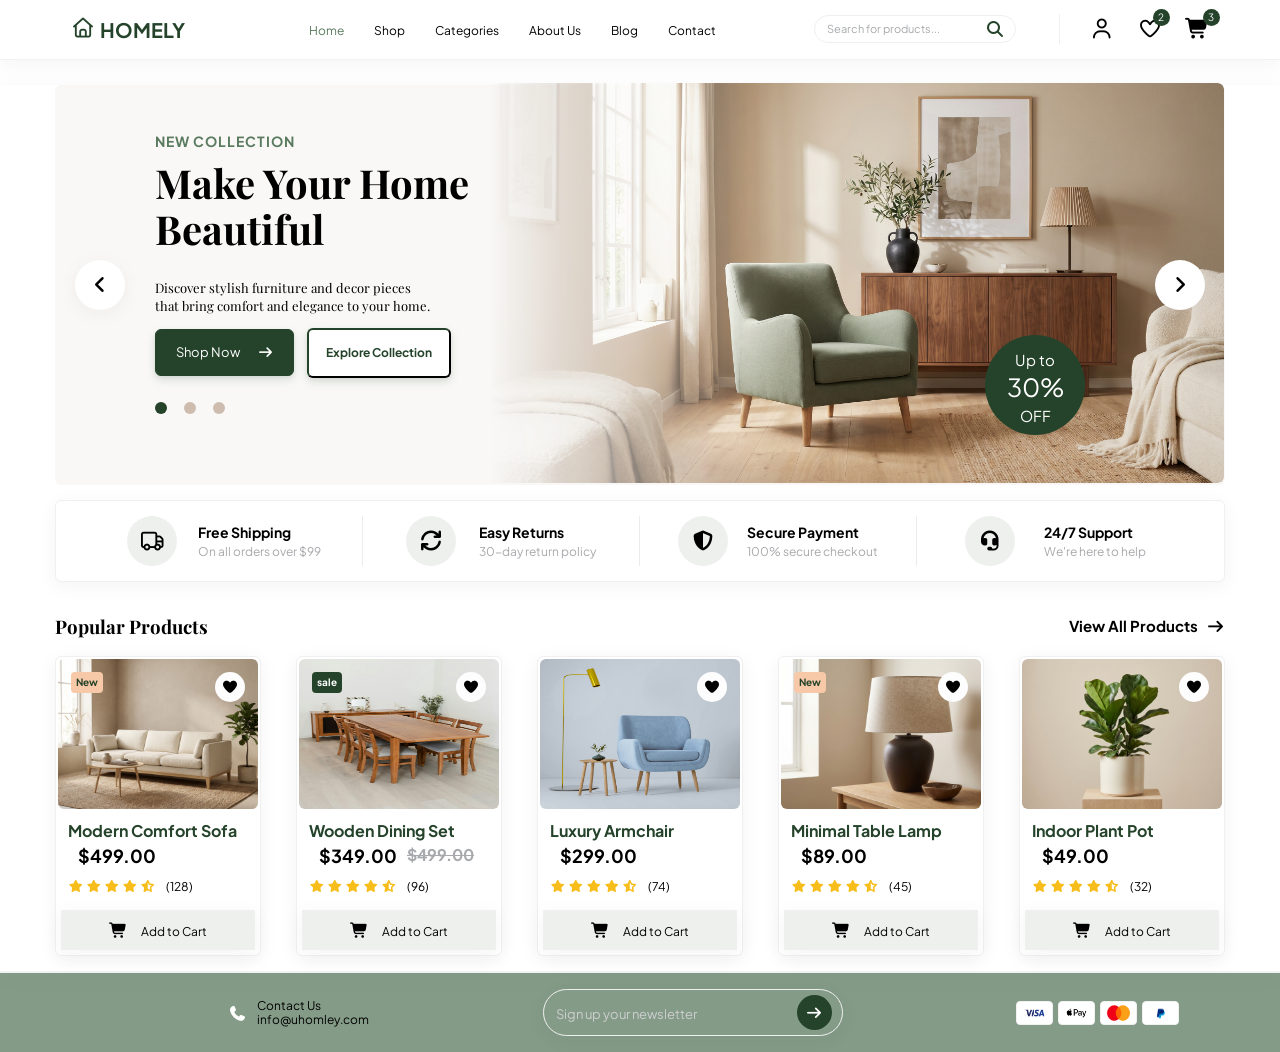
<file: index.html>
<!DOCTYPE html>
<html lang="en">

<head>
    <meta charset="UTF-8">
    <meta name="viewport" content="width=device-width, initial-scale=1.0">
    <title>Homely</title>
    <!-- Main CSS File -->
    <link rel="stylesheet" href="CSS/main.css">
    <!-- Main JS File -->
    <script src="Js/script.js" defer></script>
    <!-- FontAwesome Library -->
    <link rel="stylesheet" href="CSS/all.min.css">
    <!-- Google Fonts -->
    <link rel="preconnect" href="https://fonts.googleapis.com">
    <link rel="preconnect" href="https://fonts.gstatic.com" crossorigin>
    <link href="https://fonts.googleapis.com/css2?family=Playfair+Display:ital,wght@0,400..900;1,400..900&display=swap"
        rel="stylesheet">
    <link rel="preconnect" href="https://fonts.googleapis.com">
    <link rel="preconnect" href="https://fonts.gstatic.com" crossorigin>
    <link href="https://fonts.googleapis.com/css2?family=Plus+Jakarta+Sans:ital,wght@0,200..800;1,200..800&display=swap"
        rel="stylesheet">
    <!-- Render All Elements Normally -->
    <link rel="stylesheet" href="CSS/normalize.css">
</head>

<body>
    <!-- Main Header -->
    <div class="header">
        <div class="container">
            <div class="logo">
                <i class="fa-regular fa-house"></i>
                <span>Homely</span>
            </div>
            <nav>
                <ul>
                    <li class="active"><a href="index.html">Home</a></li>
                    <li><a href="shop.html">Shop</a></li>
                    <li><a href="categories.html">Categories</a></li>
                    <li><a href="about-us.html">About Us</a></li>
                    <li><a href="blog.html">Blog</a></li>
                    <li><a href="contact.html">Contact</a></li>
                </ul>
            </nav>
            <form action="">
                <input type="text" placeholder="Search for products...">
                <i class="fa-solid fa-magnifying-glass"></i>
            </form>
            <div class="icons">
                <i class="fa-regular fa-user"></i>
                <i class="fa-regular fa-heart"></i>
                <i class="fa-solid fa-cart-shopping"></i>
                <i class="fa-solid fa-bars toggle-menu"></i>
            </div>
        </div>
    </div>
    <div class="hero-section">
        <!-- Hero/Landing Section -->
        <div class="container">
            <div class="landing">
                <div class="text">
                    <span>New Collection</span>
                    <h1>Make Your Home<br> Beautiful</h1>
                    <p>Discover stylish furniture and decor pieces<br> that bring comfort and elegance to your home.</p>
                    <button class="shop">
                        <a href="shop.html">
                            Shop Now <i class="fa-solid fa-arrow-right"></i>
                        </a>
                    </button>
                    <button class="explore"><a href="categories.html">
                            Explore Collection
                        </a></button>
                    <div class="bullets">
                        <span></span>
                        <span></span>
                        <span></span>
                    </div>
                    <div class="angle-left"><i class="fa-solid fa-angle-left"></i></div>
                    <div class="angle-right"><i class="fa-solid fa-angle-right"></i></div>
                </div>
                <div class="image">
                    <img src="images/home-landing.jpg" alt="">
                </div>
                <div class="best-sale">
                    <span>Up to</span>
                    <span>30%</span>
                    <span>OFF</span>
                </div>
            </div>
            <!-- Feature Bar Widget -->
            <div class="feature-bar">
                <div class="box">
                    <div class="icon"><i class="fa-regular fa-truck"></i></div>
                    <div class="text">
                        <span>Free Shipping</span>
                        <span>On all orders over $99</span>
                    </div>
                </div>
                <div class="box">
                    <div class="icon"><i class="fa-solid fa-arrows-rotate"></i></div>
                    <div class="text">
                        <span>Easy Returns</span>
                        <span>30-day return policy</span>
                    </div>
                </div>
                <div class="box">
                    <div class="icon"><i class="fa-solid fa-shield-halved"></i></div>
                    <div class="text">
                        <span>Secure Payment</span>
                        <span>100% secure checkout</span>
                    </div>
                </div>
                <div class="box">
                    <div class="icon"><i class="fa-solid fa-headset"></i></div>
                    <div class="text">
                        <span>24/7 Support</span>
                        <span>We're here to help</span>
                    </div>
                </div>
            </div>
            <!-- Popular Products widget -->
            <div class="popular-products">
                <div class="headings">
                    <h3>Popular Products</h3>
                    <h4>View All Products <i class="fa-solid fa-arrow-right"></i></h4>
                </div>
                <div class="box">
                    <div class="card">
                        <img src="images/home-product-1.jpg" alt="">
                        <div class="tag pink">New</div>
                        <div class="icon"><i class="fa-solid fa-heart"></i></div>
                        <div class="info">
                            <span class="product-name">Modern Comfort Sofa</span>
                            <span class="price">$499.00</span>
                        </div>
                        <div class="rating">
                            <i class="fa-solid fa-star"></i>
                            <i class="fa-solid fa-star"></i>
                            <i class="fa-solid fa-star"></i>
                            <i class="fa-solid fa-star"></i>
                            <i class="fa-solid fa-star-half-stroke"></i>
                            <span>(128)</span>
                        </div>
                        <button class="add-to">
                            <i class="fa-solid fa-cart-shopping"></i>
                            <span>Add to Cart</span>
                        </button>
                    </div>
                    <div class="card">
                        <img src="images/home-product-2.jpg" alt="">
                        <div class="tag green">sale</div>
                        <div class="icon"><i class="fa-solid fa-heart"></i></div>
                        <div class="info">
                            <span class="product-name">Wooden Dining Set</span>
                            <div class="price">
                                <span class="price">$349.00</span>
                                <span class="deleted"><del>$499.00</del></span>
                            </div>
                        </div>
                        <div class="rating">
                            <i class="fa-solid fa-star"></i>
                            <i class="fa-solid fa-star"></i>
                            <i class="fa-solid fa-star"></i>
                            <i class="fa-solid fa-star"></i>
                            <i class="fa-solid fa-star-half-stroke"></i>
                            <span>(96)</span>
                        </div>
                        <button class="add-to">
                            <i class="fa-solid fa-cart-shopping"></i>
                            <span>Add to Cart</span>
                        </button>
                    </div>
                    <div class="card">
                        <img src="images/home-product-3.jpg" alt="">
                        <div class="icon"><i class="fa-solid fa-heart"></i></div>
                        <div class="info">
                            <span class="product-name">Luxury Armchair</span>
                            <div class="price">
                                <span class="price">$299.00</span>
                            </div>
                        </div>
                        <div class="rating">
                            <i class="fa-solid fa-star"></i>
                            <i class="fa-solid fa-star"></i>
                            <i class="fa-solid fa-star"></i>
                            <i class="fa-solid fa-star"></i>
                            <i class="fa-solid fa-star-half-stroke"></i>
                            <span>(74)</span>
                        </div>
                        <button class="add-to">
                            <i class="fa-solid fa-cart-shopping"></i>
                            <span>Add to Cart</span>
                        </button>
                    </div>
                    <div class="card">
                        <img src="images/home-product-4.jpg" alt="">
                        <div class="tag pink">New</div>
                        <div class="icon"><i class="fa-solid fa-heart"></i></div>
                        <div class="info">
                            <span class="product-name">Minimal Table Lamp</span>
                            <span class="price">$89.00</span>
                        </div>
                        <div class="rating">
                            <i class="fa-solid fa-star"></i>
                            <i class="fa-solid fa-star"></i>
                            <i class="fa-solid fa-star"></i>
                            <i class="fa-solid fa-star"></i>
                            <i class="fa-solid fa-star-half-stroke"></i>
                            <span>(45)</span>
                        </div>
                        <button class="add-to">
                            <i class="fa-solid fa-cart-shopping"></i>
                            <span>Add to Cart</span>
                        </button>
                    </div>
                    <div class="card">
                        <img src="images/home-product-5.jpg" alt="">
                        <div class="icon"><i class="fa-solid fa-heart"></i></div>
                        <div class="info">
                            <span class="product-name">Indoor Plant Pot</span>
                            <div class="price">
                                <span class="price">$49.00</span>
                            </div>
                        </div>
                        <div class="rating">
                            <i class="fa-solid fa-star"></i>
                            <i class="fa-solid fa-star"></i>
                            <i class="fa-solid fa-star"></i>
                            <i class="fa-solid fa-star"></i>
                            <i class="fa-solid fa-star-half-stroke"></i>
                            <span>(32)</span>
                        </div>
                        <button class="add-to">
                            <i class="fa-solid fa-cart-shopping"></i>
                            <span>Add to Cart</span>
                        </button>
                    </div>
                </div>
            </div>
        </div>
    </div>
    <!-- Main Footer -->
    <div class="footer">
        <div class="container">
            <div class="contact">
                <div class="icon">
                    <i class="fa-solid fa-phone"></i>
                </div>
                <div class="info">
                    <span>Contact Us</span>
                    <span>info@uhomley.com</span>
                </div>
            </div>
            <div class="input">
                <form>
                    <input type="text" placeholder="Sign up your newsletter">
                    <div class="icon"><i class="fa-solid fa-arrow-right"></i></div>
                </form>
            </div>
            <div class="payment">
                <div class="icon"><img src="images/visa.png" alt=""></div>
                <div class="icon"><img src="images/apple-pay.png" alt=""></div>
                <div class="icon"><img src="images/master-card-logo.png" alt=""></div>
                <div class="icon"><img src="images/paypal.png" alt=""></div>
            </div>
        </div>
    </div>
</body>

</html>
</file>
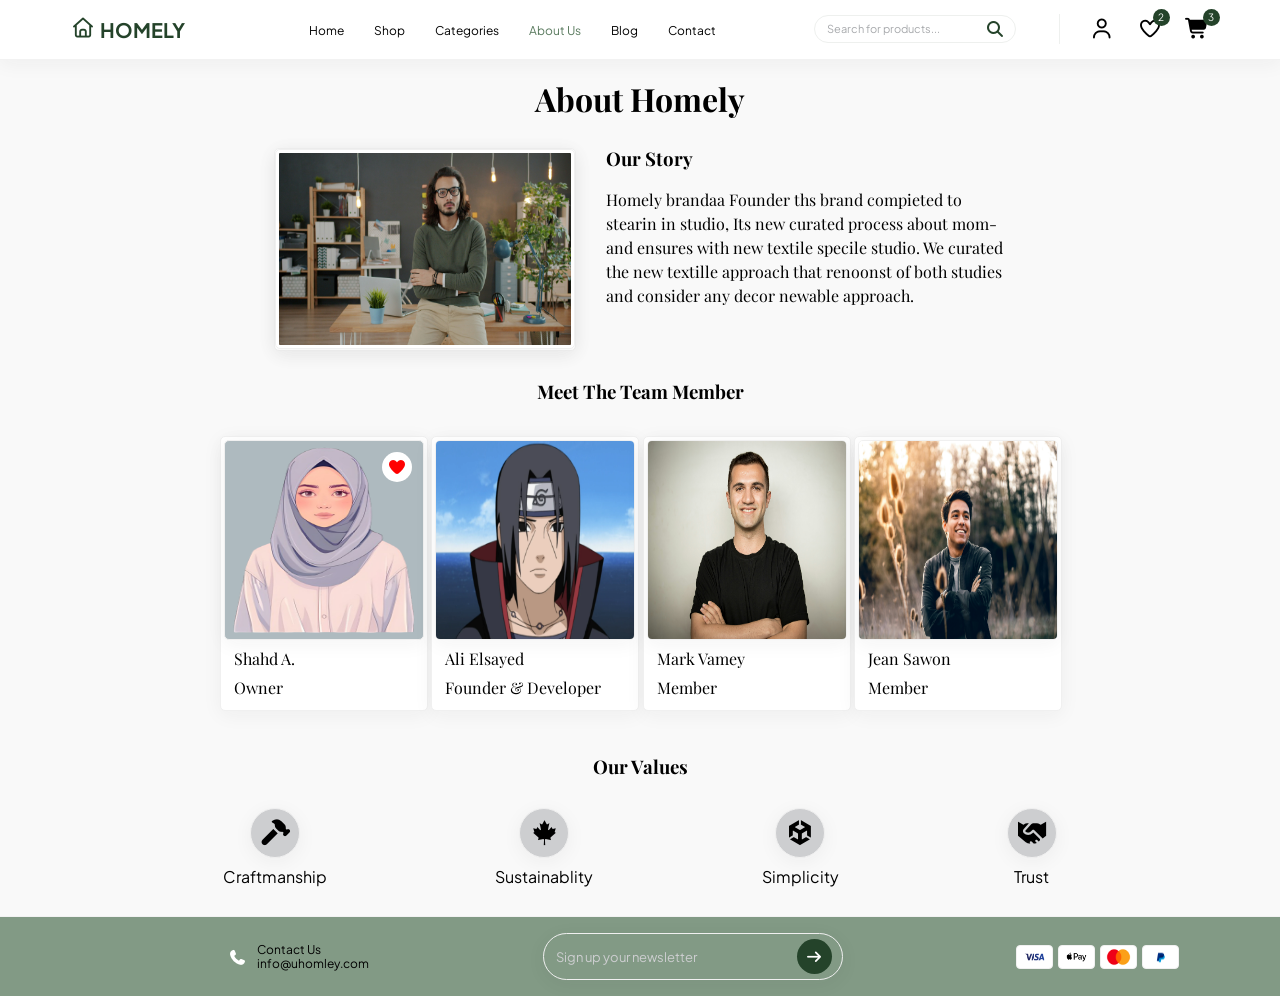
<file: about-us.html>
<!DOCTYPE html>
<html lang="en">

<head>
    <meta charset="UTF-8">
    <meta name="viewport" content="width=device-width, initial-scale=1.0">
    <title>Homely</title>
    <!-- Main CSS File -->
    <link rel="stylesheet" href="CSS/main.css">
    <!-- Main JS File -->
    <script src="Js/script.js" defer></script>
    <!-- FontAwesome Library -->
    <link rel="stylesheet" href="CSS/all.min.css">
    <!-- Google Fonts -->
    <link rel="preconnect" href="https://fonts.googleapis.com">
    <link rel="preconnect" href="https://fonts.gstatic.com" crossorigin>
    <link href="https://fonts.googleapis.com/css2?family=Playfair+Display:ital,wght@0,400..900;1,400..900&display=swap"
        rel="stylesheet">
    <link rel="preconnect" href="https://fonts.googleapis.com">
    <link rel="preconnect" href="https://fonts.gstatic.com" crossorigin>
    <link href="https://fonts.googleapis.com/css2?family=Plus+Jakarta+Sans:ital,wght@0,200..800;1,200..800&display=swap"
        rel="stylesheet">
    <!-- Render All Elements Normally -->
    <link rel="stylesheet" href="CSS/normalize.css">
</head>

<body class="category">
    <!-- Main Header -->
    <div class="header">
        <div class="container">
            <div class="logo">
                <i class="fa-regular fa-house"></i>
                <span>Homely</span>
            </div>
            <nav>
                <ul>
                    <li><a href="index.html">Home</a></li>
                    <li><a href="shop.html">Shop</a></li>
                    <li><a href="categories.html">Categories</a></li>
                    <li class="active"><a href="about-us.html">About Us</a></li>
                    <li><a href="blog.html">Blog</a></li>
                    <li><a href="contact.html">Contact</a></li>
                </ul>
            </nav>
            <form action="">
                <input type="text" placeholder="Search for products...">
                <i class="fa-solid fa-magnifying-glass"></i>
            </form>
            <div class="icons">
                <i class="fa-regular fa-user"></i>
                <i class="fa-regular fa-heart"></i>
                <i class="fa-solid fa-cart-shopping"></i>
                <i class="fa-solid fa-bars toggle-menu"></i>
            </div>
        </div>
    </div>
    <!-- About Body -->
    <div class="about">
        <div class="container">
            <div class="heading">
                <h1>About Homely</h1>
            </div>
            <div class="info">
                <div class="image">
                    <img src="images/about-1.jpg" alt="">
                </div>
                <div class="text">
                    <h3>Our Story</h3>
                    <p>Homely brandaa Founder ths brand compieted to stearin in studio, Its new curated process about
                        mom-and ensures with new
                        textile specile studio.
                        We curated the new textille approach that renoonst of both studies and consider any decor
                        newable
                        approach.</p>
                </div>
            </div>
            <div class="team-member">
                <h3>Meet The Team Member</h3>
                <div class="team">
                    <div class="box">
                        <img src="images/Shahd-avatar.png" alt="">
                        <span>Shahd A.</span>
                        <span>Owner</span>
                    </div>
                    <div class="box">
                        <img src="images/Itachi_avatar.webp" alt="">
                        <span>Ali Elsayed</span>
                        <span>Founder & Developer</span>
                    </div>
                    <div class="box">
                        <img src="images/about.2.jpg" alt="">
                        <span>Mark Vamey</span>
                        <span>Member</span>
                    </div>
                    <div class="box">
                        <img src="images/about-3.jpg" alt="">
                        <span>Jean Sawon</span>
                        <span>Member</span>
                    </div>
                </div>
            </div>
            <div class="our-values">
                <h3>Our Values</h3>
                <div class="values">
                    <div class="value-box">
                        <div class="icon"><i class="fa-solid fa-hammer"></i></div>
                        <span>Craftmanship</span>
                    </div>
                    <div class="value-box">
                        <div class="icon"><i class="fa-brands fa-canadian-maple-leaf"></i></div>
                        <span>Sustainablity</span>
                    </div>
                    <div class="value-box">
                        <div class="icon"><i class="fa-brands fa-unity"></i></div>
                        <span>Simplicity</span>
                    </div>
                    <div class="value-box">
                        <div class="icon"><i class="fa-solid fa-handshake"></i></div>
                        <span>Trust</span>
                    </div>
                </div>

            </div>
        </div>
    </div>
    <!-- Main Footer -->
    <div class="footer">
        <div class="container">
            <div class="contact">
                <div class="icon">
                    <i class="fa-solid fa-phone"></i>
                </div>
                <div class="info">
                    <span>Contact Us</span>
                    <span>info@uhomley.com</span>
                </div>
            </div>
            <div class="input">
                <form>
                    <input type="text" placeholder="Sign up your newsletter">
                    <div class="icon"><i class="fa-solid fa-arrow-right"></i></div>
                </form>
            </div>
            <div class="payment">
                <div class="icon"><img src="images/visa.png" alt=""></div>
                <div class="icon"><img src="images/apple-pay.png" alt=""></div>
                <div class="icon"><img src="images/master-card-logo.png" alt=""></div>
                <div class="icon"><img src="images/paypal.png" alt=""></div>
            </div>
        </div>
    </div>
</body>

</html>
</file>
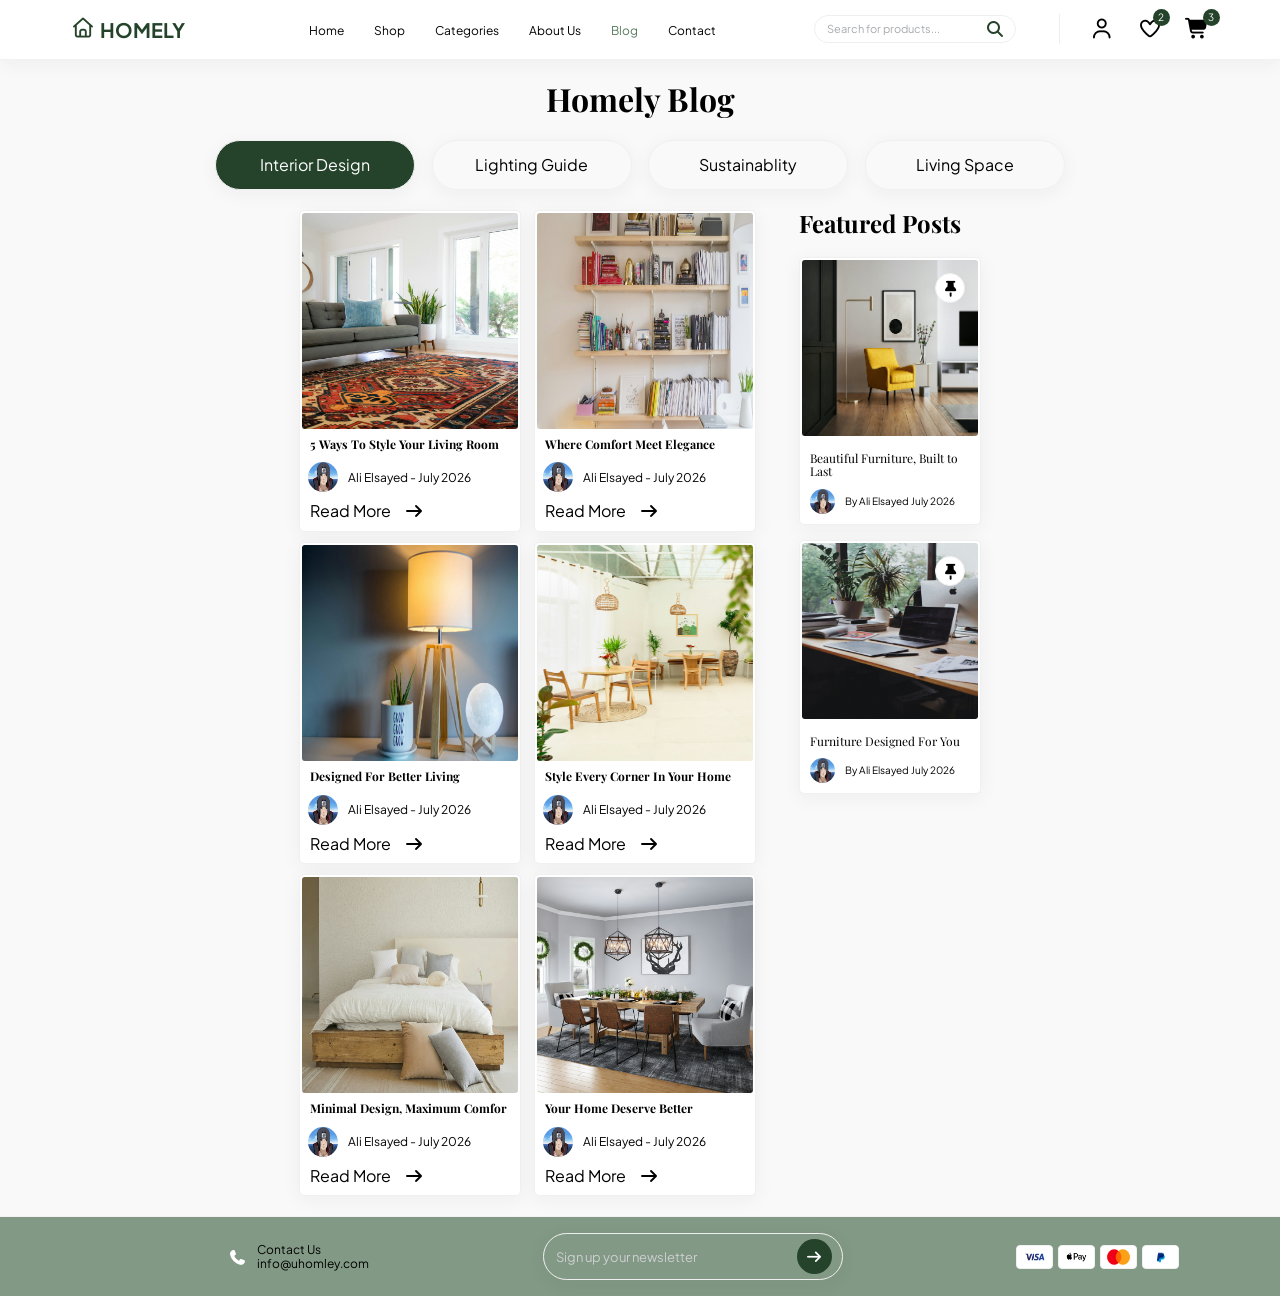
<file: blog.html>
<!DOCTYPE html>
<html lang="en">

<head>
    <meta charset="UTF-8">
    <meta name="viewport" content="width=device-width, initial-scale=1.0">
    <title>Homely</title>
    <!-- Main CSS File -->
    <link rel="stylesheet" href="CSS/main.css">
    <!-- Main JS File -->
    <script src="Js/script.js" defer></script>
    <!-- FontAwesome Library -->
    <link rel="stylesheet" href="CSS/all.min.css">
    <!-- Google Fonts -->
    <link rel="preconnect" href="https://fonts.googleapis.com">
    <link rel="preconnect" href="https://fonts.gstatic.com" crossorigin>
    <link href="https://fonts.googleapis.com/css2?family=Playfair+Display:ital,wght@0,400..900;1,400..900&display=swap"
        rel="stylesheet">
    <link rel="preconnect" href="https://fonts.googleapis.com">
    <link rel="preconnect" href="https://fonts.gstatic.com" crossorigin>
    <link href="https://fonts.googleapis.com/css2?family=Plus+Jakarta+Sans:ital,wght@0,200..800;1,200..800&display=swap"
        rel="stylesheet">
    <!-- Render All Elements Normally -->
    <link rel="stylesheet" href="CSS/normalize.css">
</head>

<body class="category">
    <!-- Main Header -->
    <div class="header">
        <div class="container">
            <div class="logo">
                <i class="fa-regular fa-house"></i>
                <span>Homely</span>
            </div>
            <nav>
                <ul>
                    <li><a href="index.html">Home</a></li>
                    <li><a href="shop.html">Shop</a></li>
                    <li><a href="categories.html">Categories</a></li>
                    <li><a href="about-us.html">About Us</a></li>
                    <li class="active"><a href="blog.html">Blog</a></li>
                    <li><a href="contact.html">Contact</a></li>
                </ul>
            </nav>
            <form action="">
                <input type="text" placeholder="Search for products...">
                <i class="fa-solid fa-magnifying-glass"></i>
            </form>
            <div class="icons">
                <i class="fa-regular fa-user"></i>
                <i class="fa-regular fa-heart"></i>
                <i class="fa-solid fa-cart-shopping"></i>
                <i class="fa-solid fa-bars toggle-menu"></i>
            </div>
        </div>
    </div>
    <!-- Blog Body -->
    <div class="blog">
        <div class="container">
            <div class="heading">
                <h1>Homely Blog</h1>
            </div>
            <div class="shuffle">
                <span class="active">Interior Design</span>
                <span>Lighting Guide</span>
                <span>Sustainablity</span>
                <span>Living Space</span>
            </div>
            <div class="body">
                <div class="topics">
                    <div class="topic">
                        <img class="product" src="images/blog-1.jpg" alt="">
                        <span class="top">5 Ways to style your living room</span>
                        <span class="author">
                            <img src="images/Itachi_avatar.webp" alt="">
                            Ali Elsayed - July 2026
                        </span>
                        <span class="more">Read More
                            <i class="fa-solid fa-arrow-right"></i>
                        </span>
                    </div>
                    <div class="topic">
                        <img class="product" src="images/blog-2.jpg" alt="">
                        <span class="top">Where comfort meet elegance</span>
                        <span class="author">
                            <img src="images/Itachi_avatar.webp" alt="">
                            Ali Elsayed - July 2026
                        </span>
                        <span class="more">Read More
                            <i class="fa-solid fa-arrow-right"></i>
                        </span>
                    </div>
                    <div class="topic">
                        <img class="product" src="images/blog-3.jpg" alt="">
                        <span class="top">Designed for better living</span>
                        <span class="author">
                            <img src="images/Itachi_avatar.webp" alt="">
                            Ali Elsayed - July 2026
                        </span>
                        <span class="more">Read More
                            <i class="fa-solid fa-arrow-right"></i>
                        </span>
                    </div>
                    <div class="topic">
                        <img class="product" src="images/blog-4.jpg" alt="">
                        <span class="top">Style every corner in your home</span>
                        <span class="author">
                            <img src="images/Itachi_avatar.webp" alt="">
                            Ali Elsayed - July 2026
                        </span>
                        <span class="more">Read More
                            <i class="fa-solid fa-arrow-right"></i>
                        </span>
                    </div>
                    <div class="topic">
                        <img class="product" src="images/blog-5.jpg" alt="">
                        <span class="top">Minimal design, maximum comfor</span>
                        <span class="author">
                            <img src="images/Itachi_avatar.webp" alt="">
                            Ali Elsayed - July 2026
                        </span>
                        <span class="more">Read More
                            <i class="fa-solid fa-arrow-right"></i>
                        </span>
                    </div>
                    <div class="topic">
                        <img class="product" src="images/blog-6.jpg" alt="">
                        <span class="top">Your home deserve better</span>
                        <span class="author">
                            <img src="images/Itachi_avatar.webp" alt="">
                            Ali Elsayed - July 2026
                        </span>
                        <span class="more">Read More
                            <i class="fa-solid fa-arrow-right"></i>
                        </span>
                    </div>
                </div>
                <div class="featured-posts">
                    <div class="heading">
                        <h2>Featured Posts</h2>
                    </div>
                    <div class="post-box">
                        <div class="post">
                            <img class="poster" src="images/blog-7.jpg" alt="">
                            <span class="top">Beautiful Furniture, Built to Last</span>
                            <span class="author"> <img src="images/Itachi_avatar.webp" alt=""> By Ali Elsayed July
                                2026</span>
                            <div class="icon">
                                <i class="fa-solid fa-thumbtack"></i>
                            </div>
                        </div>
                        <div class="post">
                            <img class="poster" src="images/blog-8.jpg" alt="">
                            <span class="top">Furniture Designed For You</span>
                            <span class="author"> <img src="images/Itachi_avatar.webp" alt=""> By Ali Elsayed July
                                2026</span>
                            <div class="icon">
                                <i class="fa-solid fa-thumbtack"></i>
                            </div>
                        </div>
                    </div>
                </div>
            </div>
        </div>
    </div>
    <!-- Main Footer -->
    <div class="footer">
        <div class="container">
            <div class="contact">
                <div class="icon">
                    <i class="fa-solid fa-phone"></i>
                </div>
                <div class="info">
                    <span>Contact Us</span>
                    <span>info@uhomley.com</span>
                </div>
            </div>
            <div class="input">
                <form>
                    <input type="text" placeholder="Sign up your newsletter">
                    <div class="icon"><i class="fa-solid fa-arrow-right"></i></div>
                </form>
            </div>
            <div class="payment">
                <div class="icon"><img src="images/visa.png" alt=""></div>
                <div class="icon"><img src="images/apple-pay.png" alt=""></div>
                <div class="icon"><img src="images/master-card-logo.png" alt=""></div>
                <div class="icon"><img src="images/paypal.png" alt=""></div>
            </div>
        </div>
    </div>
</body>

</html>
</file>
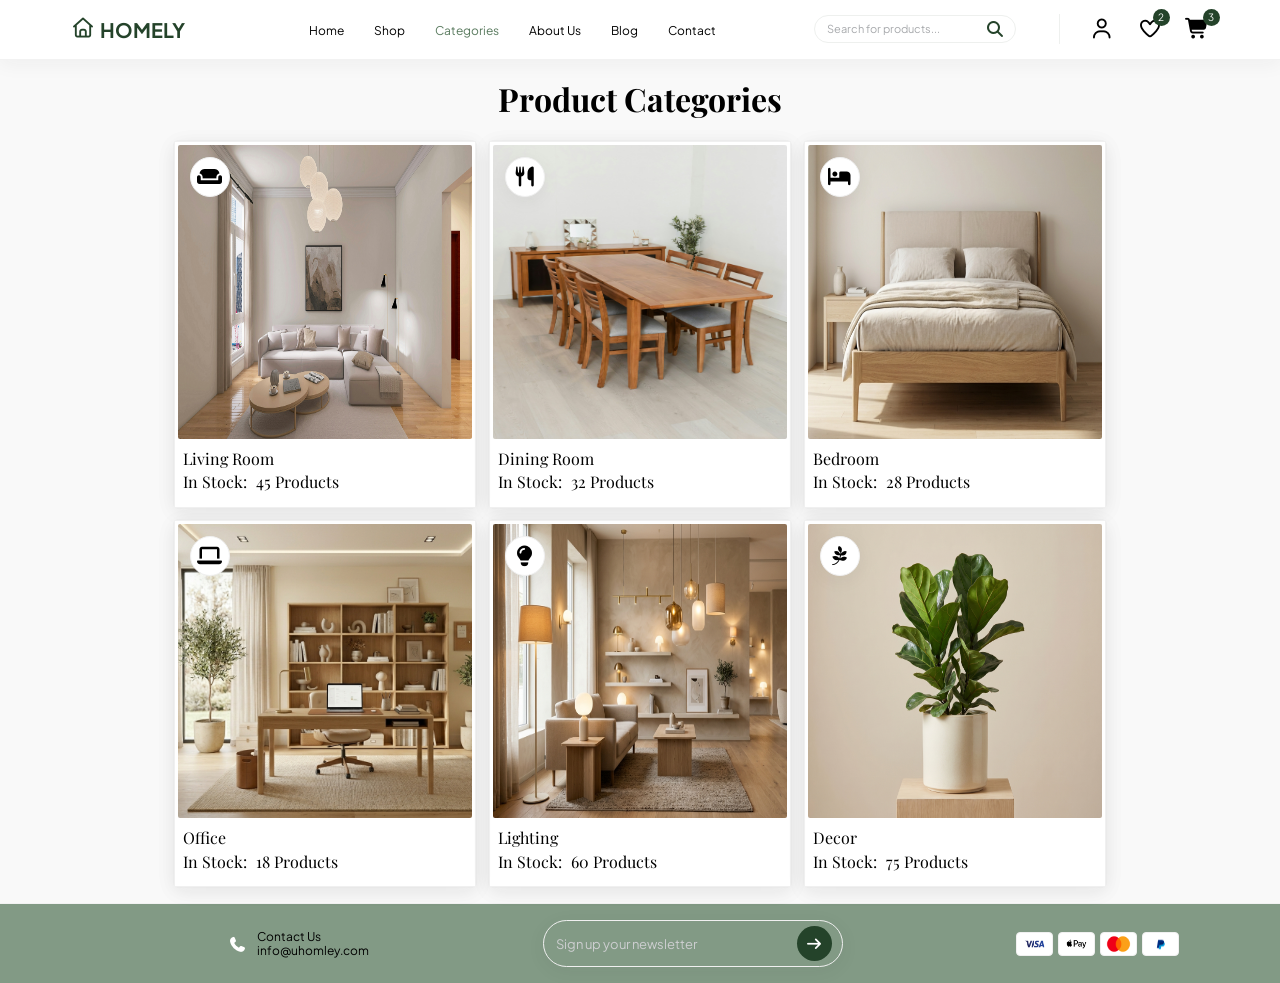
<file: categories.html>
<!DOCTYPE html>
<html lang="en">

<head>
    <meta charset="UTF-8">
    <meta name="viewport" content="width=device-width, initial-scale=1.0">
    <title>Homely</title>
    <!-- Main CSS File -->
    <link rel="stylesheet" href="CSS/main.css">
    <!-- Main JS File -->
    <script src="Js/script.js" defer></script>
    <!-- FontAwesome Library -->
    <link rel="stylesheet" href="CSS/all.min.css">
    <!-- Google Fonts -->
    <link rel="preconnect" href="https://fonts.googleapis.com">
    <link rel="preconnect" href="https://fonts.gstatic.com" crossorigin>
    <link href="https://fonts.googleapis.com/css2?family=Playfair+Display:ital,wght@0,400..900;1,400..900&display=swap"
        rel="stylesheet">
    <link rel="preconnect" href="https://fonts.googleapis.com">
    <link rel="preconnect" href="https://fonts.gstatic.com" crossorigin>
    <link href="https://fonts.googleapis.com/css2?family=Plus+Jakarta+Sans:ital,wght@0,200..800;1,200..800&display=swap"
        rel="stylesheet">
    <!-- Render All Elements Normally -->
    <link rel="stylesheet" href="CSS/normalize.css">
</head>

<body class="category">
    <!-- Main Header -->
    <div class="header">
        <div class="container">
            <div class="logo">
                <i class="fa-regular fa-house"></i>
                <span>Homely</span>
            </div>
            <nav>
                <ul>
                    <li><a href="index.html">Home</a></li>
                    <li><a href="shop.html">Shop</a></li>
                    <li class="active"><a href="categories.html">Categories</a></li>
                    <li><a href="about-us.html">About Us</a></li>
                    <li><a href="blog.html">Blog</a></li>
                    <li><a href="contact.html">Contact</a></li>
                </ul>
            </nav>
            <form action="">
                <input type="text" placeholder="Search for products...">
                <i class="fa-solid fa-magnifying-glass"></i>
            </form>
            <div class="icons">
                <i class="fa-regular fa-user"></i>
                <i class="fa-regular fa-heart"></i>
                <i class="fa-solid fa-cart-shopping"></i>
                <i class="fa-solid fa-bars toggle-menu"></i>
            </div>
        </div>
    </div>
    <!-- Category Body -->
    <div class="category">
        <div class="container">
            <div class="heading">
                <h1>Product Categories</h1>
            </div>
            <div class="box">
                <div class="card-box">
                    <div class="card">
                        <img src="images/category-1.jpg" alt="">
                        <div class="svg">
                            <i class="fa-solid fa-couch"></i>
                        </div>
                        <span class="cate">Living Room</span>
                        <span class="stock"><span>In Stock:</span> <span>45 Products</span></span>
                    </div>
                </div>
                <div class="card-box">
                    <div class="card">
                        <img src="images/home-product-2.jpg" alt="">
                        <div class="svg">
                            <i class="fa-solid fa-utensils"></i>
                        </div>
                        <span class="cate">Dining Room</span>
                        <span class="stock"><span>In Stock:</span> <span>32 Products</span></span>
                    </div>
                </div>
                <div class="card-box">
                    <div class="card">
                        <img src="images/category-2.png" alt="">
                        <div class="svg">
                            <i class="fa-solid fa-bed"></i>
                        </div>
                        <span class="cate">Bedroom</span>
                        <span class="stock"><span>In Stock:</span> <span>28 Products</span></span>
                    </div>
                </div>
                <div class="card-box">
                    <div class="card">
                        <img src="images/category-3.png" alt="">
                        <div class="svg">
                            <i class="fa-solid fa-laptop"></i>
                        </div>
                        <span class="cate">Office</span>
                        <span class="stock"><span>In Stock:</span> <span>18 Products</span></span>
                    </div>
                </div>
                <div class="card-box">
                    <div class="card">
                        <img src="images/category-4.png" alt="">
                        <div class="svg">
                            <i class="fa-solid fa-lightbulb"></i>
                        </div>
                        <span class="cate">Lighting</span>
                        <span class="stock"><span>In Stock:</span> <span>60 Products</span></span>
                    </div>
                </div>
                <div class="card-box">
                    <div class="card">
                        <img src="images/home-product-5.jpg" alt="">
                        <div class="svg">
                            <i class="fa-brands fa-pagelines"></i>
                        </div>
                        <span class="cate">Decor</span>
                        <span class="stock"><span>In Stock:</span> <span>75 Products</span></span>
                    </div>
                </div>
            </div>
        </div>
    </div>
    <!-- Main Footer -->
    <div class="footer">
        <div class="container">
            <div class="contact">
                <div class="icon">
                    <i class="fa-solid fa-phone"></i>
                </div>
                <div class="info">
                    <span>Contact Us</span>
                    <span>info@uhomley.com</span>
                </div>
            </div>
            <div class="input">
                <form>
                    <input type="text" placeholder="Sign up your newsletter">
                    <div class="icon"><i class="fa-solid fa-arrow-right"></i></div>
                </form>
            </div>
            <div class="payment">
                <div class="icon"><img src="images/visa.png" alt=""></div>
                <div class="icon"><img src="images/apple-pay.png" alt=""></div>
                <div class="icon"><img src="images/master-card-logo.png" alt=""></div>
                <div class="icon"><img src="images/paypal.png" alt=""></div>
            </div>
        </div>
    </div>
</body>

</html>
</file>
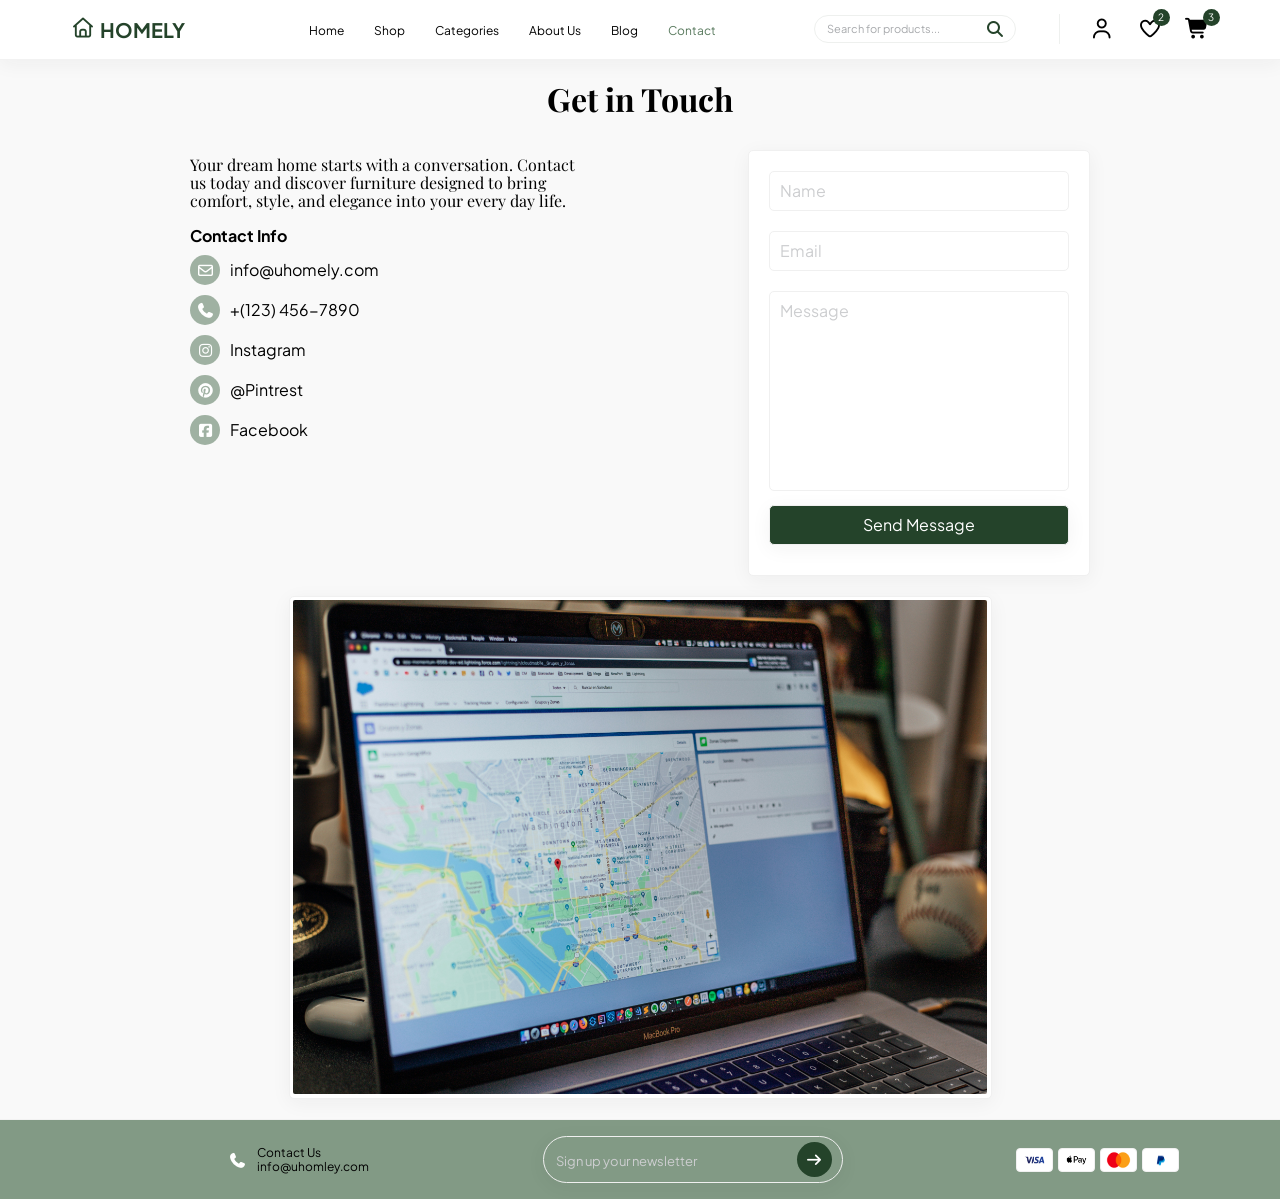
<file: contact.html>
<!DOCTYPE html>
<html lang="en">

<head>
    <meta charset="UTF-8">
    <meta name="viewport" content="width=device-width, initial-scale=1.0">
    <title>Homely</title>
    <!-- Main CSS File -->
    <link rel="stylesheet" href="CSS/main.css">
    <!-- Main JS File -->
    <script src="Js/script.js" defer></script>
    <!-- FontAwesome Library -->
    <link rel="stylesheet" href="CSS/all.min.css">
    <!-- Google Fonts -->
    <link rel="preconnect" href="https://fonts.googleapis.com">
    <link rel="preconnect" href="https://fonts.gstatic.com" crossorigin>
    <link href="https://fonts.googleapis.com/css2?family=Playfair+Display:ital,wght@0,400..900;1,400..900&display=swap"
        rel="stylesheet">
    <link rel="preconnect" href="https://fonts.googleapis.com">
    <link rel="preconnect" href="https://fonts.gstatic.com" crossorigin>
    <link href="https://fonts.googleapis.com/css2?family=Plus+Jakarta+Sans:ital,wght@0,200..800;1,200..800&display=swap"
        rel="stylesheet">
    <!-- Render All Elements Normally -->
    <link rel="stylesheet" href="CSS/normalize.css">
</head>

<body class="category">
    <!-- Main Header -->
    <div class="header">
        <div class="container">
            <div class="logo">
                <i class="fa-regular fa-house"></i>
                <span>Homely</span>
            </div>
            <nav>
                <ul>
                    <li><a href="index.html">Home</a></li>
                    <li><a href="shop.html">Shop</a></li>
                    <li><a href="categories.html">Categories</a></li>
                    <li><a href="about-us.html">About Us</a></li>
                    <li><a href="blog.html">Blog</a></li>
                    <li class="active"><a href="contact.html">Contact</a></li>
                </ul>
            </nav>
            <form action="">
                <input type="text" placeholder="Search for products...">
                <i class="fa-solid fa-magnifying-glass"></i>
            </form>
            <div class="icons">
                <i class="fa-regular fa-user"></i>
                <i class="fa-regular fa-heart"></i>
                <i class="fa-solid fa-cart-shopping"></i>
                <i class="fa-solid fa-bars toggle-menu"></i>
            </div>
        </div>
    </div>
    <!-- Contact Body -->
    <div class="contact-page">
        <div class="container">
            <div class="heading">
                <h1>Get in Touch</h1>
            </div>
            <div class="contact-body">
                <div class="info">
                    <p>Your dream home starts with a conversation. Contact us today and discover furniture designed to
                        bring comfort, style, and elegance into your
                        every day life.
                    </p>
                    <div class="social">
                        <span class="cont">Contact Info</span>
                        <div class="link">
                            <div class="icon">
                                <i class="fa-regular fa-envelope"></i>
                            </div>
                            <span>info@uhomely.com</span>
                        </div>
                        <div class="link">
                            <div class="icon">
                                <i class="fa-solid fa-phone"></i>
                            </div>
                            <span>+(123) 456-7890</span>
                        </div>
                        <div class="link">
                            <div class="icon">
                                <i class="fa-brands fa-instagram"></i>
                            </div>
                            <span>Instagram</span>
                        </div>
                        <div class="link">
                            <div class="icon">
                                <i class="fa-brands fa-pinterest"></i>
                            </div>
                            <span>@Pintrest</span>
                        </div>
                        <div class="link">
                            <div class="icon">
                                <i class="fa-brands fa-square-facebook"></i>
                            </div>
                            <span>Facebook</span>
                        </div>
                    </div>
                </div>
                <div class="field">
                    <form action="">
                        <input type="text" placeholder="Name">
                        <input type="email" placeholder="Email">
                        <textarea name="text-area" id="message" placeholder="Message"></textarea>
                        <button>Send Message</button>
                    </form>
                </div>
            </div>
            <div class="google-img">
                <img src="images/contact.jpg" alt="">
            </div>
        </div>
    </div>
    <!-- Main Footer -->
    <div class="footer">
        <div class="container">
            <div class="contact">
                <div class="icon">
                    <i class="fa-solid fa-phone"></i>
                </div>
                <div class="info">
                    <span>Contact Us</span>
                    <span>info@uhomley.com</span>
                </div>
            </div>
            <div class="input">
                <form>
                    <input type="text" placeholder="Sign up your newsletter">
                    <div class="icon"><i class="fa-solid fa-arrow-right"></i></div>
                </form>
            </div>
            <div class="payment">
                <div class="icon"><img src="images/visa.png" alt=""></div>
                <div class="icon"><img src="images/apple-pay.png" alt=""></div>
                <div class="icon"><img src="images/master-card-logo.png" alt=""></div>
                <div class="icon"><img src="images/paypal.png" alt=""></div>
            </div>
        </div>
    </div>
</body>

</html>
</file>
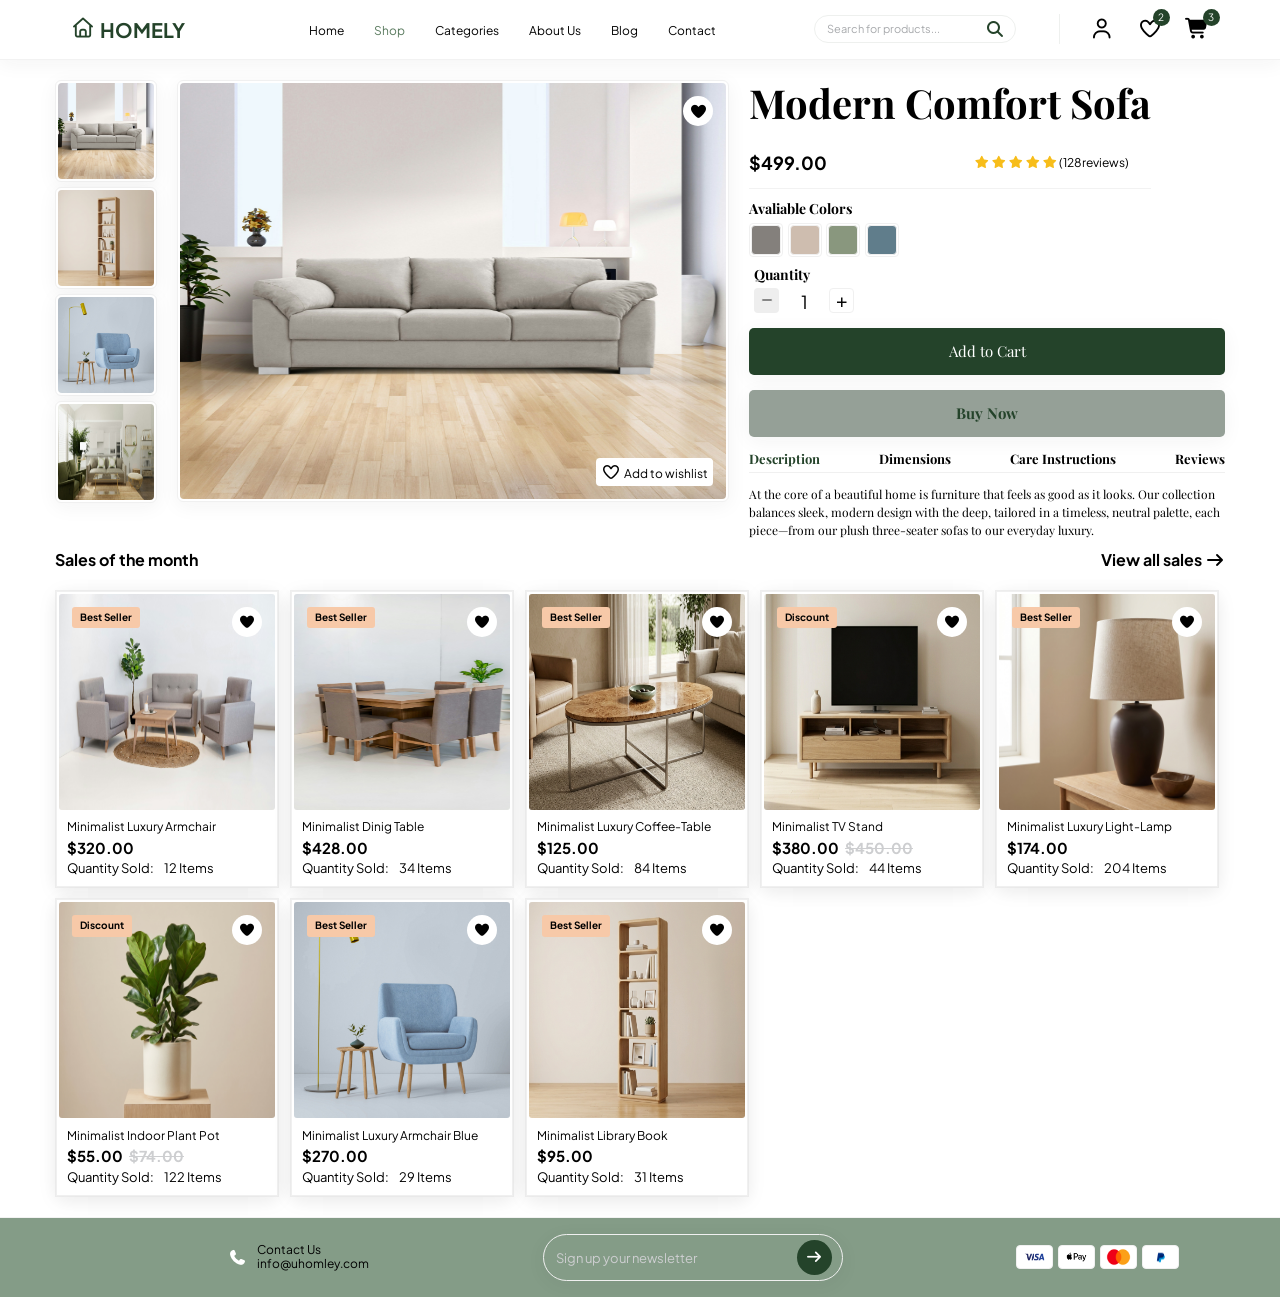
<file: shop.html>
<!DOCTYPE html>
<html lang="en">

<head>
    <meta charset="UTF-8">
    <meta name="viewport" content="width=device-width, initial-scale=1.0">
    <title>Homely</title>
    <!-- Main CSS File -->
    <link rel="stylesheet" href="CSS/main.css">
    <!-- Main JS File -->
    <script src="Js/script.js" defer></script>
    <!-- FontAwesome Library -->
    <link rel="stylesheet" href="CSS/all.min.css">
    <!-- Google Fonts -->
    <link rel="preconnect" href="https://fonts.googleapis.com">
    <link rel="preconnect" href="https://fonts.gstatic.com" crossorigin>
    <link href="https://fonts.googleapis.com/css2?family=Playfair+Display:ital,wght@0,400..900;1,400..900&display=swap"
        rel="stylesheet">
    <link rel="preconnect" href="https://fonts.googleapis.com">
    <link rel="preconnect" href="https://fonts.gstatic.com" crossorigin>
    <link href="https://fonts.googleapis.com/css2?family=Plus+Jakarta+Sans:ital,wght@0,200..800;1,200..800&display=swap"
        rel="stylesheet">
    <!-- Render All Elements Normally -->
    <link rel="stylesheet" href="CSS/normalize.css">
</head>

<body>
    <!-- Main Header -->
    <div class="header">
        <div class="container">
            <div class="logo">
                <i class="fa-regular fa-house"></i>
                <span>Homely</span>
            </div>
            <nav>
                <ul>
                    <li><a href="index.html">Home</a></li>
                    <li class="active"><a href="shop.html">Shop</a></li>
                    <li><a href="categories.html">Categories</a></li>
                    <li><a href="about-us.html">About Us</a></li>
                    <li><a href="blog.html">Blog</a></li>
                    <li><a href="contact.html">Contact</a></li>
                </ul>
            </nav>
            <form action="">
                <input type="text" placeholder="Search for products...">
                <i class="fa-solid fa-magnifying-glass"></i>
            </form>
            <div class="icons">
                <i class="fa-regular fa-user"></i>
                <i class="fa-regular fa-heart"></i>
                <i class="fa-solid fa-cart-shopping"></i>
                <i class="fa-solid fa-bars toggle-menu"></i>
            </div>
        </div>
    </div>
    <!-- Shop Body -->
    <div class="shop">
        <div class="container">
            <!-- Veiw Widget -->
            <div class="view">
                <div class="products">
                    <div class="thubnail">
                        <div class="box">
                            <img src="images/shop-1.jpg" alt="">
                        </div>
                        <div class="box">
                            <img src="images/shop-2.png" alt="">
                        </div>
                        <div class="box">
                            <img src="images/home-product-3.jpg" alt="">
                        </div>
                        <div class="box">
                            <img src="images/shop-3.jpg" alt="">
                        </div>
                    </div>
                    <div class="full-image">
                        <div class="heart">
                            <i class="fa-solid fa-heart"></i>
                        </div>
                        <img src="images/shop-1.jpg" alt="">
                        <div class="wishlist">
                            <i class="fa-regular fa-heart"></i>
                            <span>Add to wishlist</span>
                        </div>
                    </div>
                </div>
                <div class="info">
                    <div class="head">
                        <h1>Modern Comfort Sofa</h1>
                        <div class="rating">
                            <span>$499.00</span>
                            <span>
                                <i class="fa-solid fa-star"></i>
                                <i class="fa-solid fa-star"></i>
                                <i class="fa-solid fa-star"></i>
                                <i class="fa-solid fa-star"></i>
                                <i class="fa-solid fa-star"></i>
                                (128reviews)
                            </span>
                        </div>
                    </div>
                    <div class="body">
                        <span class="avaliable">Avaliable Colors</span>
                        <div class="colors">
                            <div class="outline">
                                <div class="one"></div>
                            </div>
                            <div class="outline">
                                <div class="two"></div>
                            </div>
                            <div class="outline">
                                <div class="three"></div>
                            </div>
                            <div class="outline">
                                <div class="four"></div>
                            </div>
                        </div>
                        <span class="quantity">Quantity</span>
                        <div class="quantity">
                            <span><span class="minus"></span></span>
                            <span>1</span>
                            <span>+</span>
                        </div>
                        <div class="main-button">Add to Cart</div>
                        <div class="main-button buy-now">Buy Now</div>
                    </div>
                    <div class="foot">
                        <div class="shuffle">
                            <span>Description</span>
                            <span>Dimensions</span>
                            <span>Care Instructions</span>
                            <span>Reviews</span>
                        </div>
                        <p>At the core of a beautiful home is furniture that feels as good as it looks. Our collection
                            balances sleek, modern
                            design with the deep,
                            tailored in a timeless, neutral palette, each piece—from our plush three-seater sofas to our
                            everyday luxury.</p>
                    </div>
                </div>
            </div>
            <!-- Sales Of The Month Widget -->
            <div class="sales">
                <div class="headings">
                    <span>Sales of the month</span>
                    <span>View all sales <i class="fa-solid fa-arrow-right"></i></span>
                </div>
                <div class="box">
                    <div class="card-box">
                        <div class="card">
                            <img src="images/sales-1.jpg" alt="">
                            <span class="name">Minimalist Luxury Armchair</span>
                            <span class="price">$320.00</span>
                            <span class="tag">Best Seller</span>
                            <span class="favorite"><i class="fa-solid fa-heart"></i></span>
                            <span class="quantity-sold">
                                <span>Quantity Sold:</span>
                                <span>12 Items</span>
                            </span>
                        </div>
                    </div>
                    <div class="card-box">
                        <div class="card">
                            <img src="images/sales-2.jpg" alt="">
                            <span class="name">Minimalist Dinig Table</span>
                            <span class="price">$428.00</span>
                            <span class="tag">Best Seller</span>
                            <span class="favorite"><i class="fa-solid fa-heart"></i></span>
                            <span class="quantity-sold">
                                <span>Quantity Sold:</span>
                                <span>34 Items</span>
                            </span>
                        </div>
                    </div>
                    <div class="card-box">
                        <div class="card">
                            <img src="images/sales-3.png" alt="">
                            <span class="name">Minimalist Luxury Coffee-Table</span>
                            <span class="price">$125.00</span>
                            <span class="tag">Best Seller</span>
                            <span class="favorite"><i class="fa-solid fa-heart"></i></span>
                            <span class="quantity-sold">
                                <span>Quantity Sold:</span>
                                <span>84 Items</span>
                            </span>
                        </div>
                    </div>
                    <div class="card-box">
                        <div class="card">
                            <img src="images/sales-4.png" alt="">
                            <span class="name">Minimalist TV Stand</span>
                            <span class="price">$380.00 <span class="deleted"><del>$450.00</del></span></span>
                            <span class="tag">Discount</span>
                            <span class="favorite"><i class="fa-solid fa-heart"></i></span>
                            <span class="quantity-sold">
                                <span>Quantity Sold:</span>
                                <span>44 Items</span>
                            </span>
                        </div>
                    </div>
                    <div class="card-box">
                        <div class="card">
                            <img src="images/home-product-4.jpg" alt="">
                            <span class="name">Minimalist Luxury Light-Lamp</span>
                            <span class="price">$174.00</span>
                            <span class="tag">Best Seller</span>
                            <span class="favorite"><i class="fa-solid fa-heart"></i></span>
                            <span class="quantity-sold">
                                <span>Quantity Sold:</span>
                                <span>204 Items</span>
                            </span>
                        </div>
                    </div>
                    <div class="card-box">
                        <div class="card">
                            <img src="images/home-product-5.jpg" alt="">
                            <span class="name">Minimalist Indoor Plant Pot</span>
                            <span class="price">$55.00 <span class="deleted"><del>$74.00</del></span></span>
                            <span class="tag">Discount</span>
                            <span class="favorite"><i class="fa-solid fa-heart"></i></span>
                            <span class="quantity-sold">
                                <span>Quantity Sold:</span>
                                <span>122 Items</span>
                            </span>
                        </div>
                    </div>
                    <div class="card-box">
                        <div class="card">
                            <img src="images/home-product-3.jpg" alt="">
                            <span class="name">Minimalist Luxury Armchair Blue</span>
                            <span class="price">$270.00</span>
                            <span class="tag">Best Seller</span>
                            <span class="favorite"><i class="fa-solid fa-heart"></i></span>
                            <span class="quantity-sold">
                                <span>Quantity Sold:</span>
                                <span>29 Items</span>
                            </span>
                        </div>
                    </div>
                    <div class="card-box">
                        <div class="card">
                            <img src="images/shop-2.png" alt="">
                            <span class="name">Minimalist Library Book</span>
                            <span class="price">$95.00</span>
                            <span class="tag">Best Seller</span>
                            <span class="favorite"><i class="fa-solid fa-heart"></i></span>
                            <span class="quantity-sold">
                                <span>Quantity Sold:</span>
                                <span>31 Items</span>
                            </span>
                        </div>
                    </div>
                </div>
            </div>
        </div>
    </div>
    <!-- Main Footer -->
    <div class="footer">
        <div class="container">
            <div class="contact">
                <div class="icon">
                    <i class="fa-solid fa-phone"></i>
                </div>
                <div class="info">
                    <span>Contact Us</span>
                    <span>info@uhomley.com</span>
                </div>
            </div>
            <div class="input">
                <form>
                    <input type="text" placeholder="Sign up your newsletter">
                    <div class="icon"><i class="fa-solid fa-arrow-right"></i></div>
                </form>
            </div>
            <div class="payment">
                <div class="icon"><img src="images/visa.png" alt=""></div>
                <div class="icon"><img src="images/apple-pay.png" alt=""></div>
                <div class="icon"><img src="images/master-card-logo.png" alt=""></div>
                <div class="icon"><img src="images/paypal.png" alt=""></div>
            </div>
        </div>
    </div>
</body>

</html>
</file>
<file: CSS/main.css>
/* Custom Varibles */
:root {
    /* Main Colors */
    --svg-bg: #fdfdfd;
    --body-color: #fefefe;
    --svg-color: #eef0ee;
    --olive-green: #24432a;
    --alt-olive-green:#597a5e;
    --copon-color: #f7c9a8;
    --add-button: #eef0ee;
    --card-color: #fdfdfd;
    --star-color: #f7bd1a;
    --span-color: #a7a9ac;
    --span-alt-color: #cdced0;
    --biege-1: #cebdaf;
    --biege-2: #84807c;
    --biege-3: #89977e;
    /* Text */
    --main-p-font-size: 13px;
    --main-p-line-hieght: 1.4;
    /* Main Border */
    --rad-half: 50%;
    --main-radius: 6px;
    /* Main Shadow */
    --main-box-shadow: 0 4px 20px rgba(34, 34 , 34, 0.05);
    --alt-box-shadow: 0 10px 20px rgba(0, 0, 0, 0.15), 0 6px 6px rgba(0, 0, 0, 0.10);
    /* Main Transitions */
    --main-transition: 0.4s;
}
/* Gloable Rules */
html {
    scroll-behavior: smooth;
}
* {
    box-sizing: border-box;
    -moz-box-sizing: border-box;
    -webkit-box-sizing: border-box;
}
body {
    font-family: "Plus Jakarta Sans", sans-serif;
}
h1, h2, h3, p {
    font-family: "Playfair Display", serif;
}
ul {
    list-style: none;
}
a {
    text-decoration: none;
}
button {
    box-shadow: 0 4px 10px rgba(47, 93, 58, 0.15), 0 2px 4px rgba(0, 0, 0, 0.05);
    transition: all var(--main-transition) ease;
    -webkit-transition: all var(--main-transition) ease;
    -moz-transition: all var(--main-transition) ease;
    -ms-transition: all var(--main-transition) ease;
    -o-transition: all var(--main-transition) ease;
}
.container {
    margin: 0 auto;
}
/* Small Screens */
@media (min-width: 768px) {
    .container {
        width : 750px
    }
}
/* Medium Screens */
@media (min-width: 992px) {
    .container {
        width: 970px;
    }   
}
/* Large Screens */
@media (min-width: 1200px) {
    .container {
        width: 1170px;
    }   
}
/* Components Widgets */
/* Main Buttons */
button.shop {
    padding: 15px 20px; 
    border: 1px solid var(--olive-green);
    background-color: var(--olive-green);
    border-radius: var(--main-radius);
    transition: var(--main-transition);
    -webkit-transition: var(--main-transition);
    -moz-transition: var(--main-transition);
    -ms-transition: var(--main-transition);
    -o-transition: var(--main-transition);
}
button.shop a {
    color: white;
    font-size: 13px;
    display: block;
    margin: auto;
}
button.shop i {
    margin-left: 15px;
}
button.shop:hover i {
    animation: rightMove 1s infinite ease;
    -webkit-animation: rightMove 1s infinite ease;
}
button.shop:hover, button.explore:hover {
    box-shadow: 0 12px 25px rgba(47, 93, 58, 0.25), 0 6px 10px rgba(0, 0, 0, 0.08);
    transform: translateX(5px);
    -webkit-transform: translateX(5px);
    -moz-transform: translateX(5px);
    -ms-transform: translateX(5px);
    -o-transform: translateX(5px);
}
/* Button Arrow Animation */
@keyframes rightMove {
    from {
        transform: translateX(-10px);
        -webkit-transform: translateX(-10px);
        -moz-transform: translateX(-10px);
        -ms-transform: translateX(-10px);
        -o-transform: translateX(-10px);
    }
    to {
        transform: translateX(0);
        -webkit-transform: translateX(0);
        -moz-transform: translateX(0);
        -ms-transform: translateX(0);
        -o-transform: translateX(0);
}
}
/* Layout & Styling */
/* Main Header */
.header {
    box-shadow: var(--main-box-shadow);
    height: 60px;
    background-color: #fff;
    border-bottom: 1px solid #f2f2f2;
}
.header .container {
    margin: 0 auto;
    padding: 15px;
    display: flex;
    justify-content: space-between;
    align-items: center;
} 
.header .logo {
    display: flex;
    gap: 5px;
}
.header .logo i {
    font-size: 20px;
    color: var(--olive-green);
    cursor: pointer;
}
.header .logo span {
    font-weight: bold;
    font-size: 20px;
    text-transform: uppercase;
    color: var(--olive-green);
    cursor: pointer;
}
.header nav {
    margin-left: 25px;
    position: relative;
}
.header nav ul {
    display: flex;
    justify-content: space-between;
    align-items: center;
    padding: 0;
    margin: 0 10px;
    transition: var(--main-transition);
    -webkit-transition: var(--main-transition);
    -moz-transition: var(--main-transition);
    -ms-transition: var(--main-transition);
    -o-transition: var(--main-transition);
}
.header nav ul li {
    padding: 0 15px;
    position: relative;
    transition: var(--main-transition) ease;
    -webkit-transition: var(--main-transition) ease;
    -moz-transition: var(--main-transition) ease;
    -ms-transition: var(--main-transition) ease;
    -o-transition: var(--main-transition) ease;
}
.header nav ul li.active a {
    color: var(--alt-olive-green);
}
.header nav ul li::before {
    content: "";
    position: absolute;
    width: calc(100% - 30px);
    background-color: var(--olive-green);
    height: 1px;
    bottom: -21px;
    right: 20px;
    transform-origin: left;
    transform:scaleX(0);
    transition: all var(--main-transition) ease;
    -moz-transform:scaleX(0);
    -ms-transform:scaleX(0);
    -o-transform:scaleX(0);
    -webkit-transform:scaleX(0);
    -webkit-transition: all var(--main-transition) ease;
    -moz-transition: all var(--main-transition) ease;
    -ms-transition: all var(--main-transition) ease;
    -o-transition: all var(--main-transition) ease;
}
.header nav ul li:hover::before {
    right: 15px;
    transform: scaleX(1);
    transform-origin:right ;
    -webkit-transform: scaleX(1);
    -moz-transform: scaleX(1);
    -ms-transform: scaleX(1);
    -o-transform: scaleX(1);
}
.header nav ul li:not(:hover)::before {
    transform: scaleX(0);
    transform-origin: right;
    transition-delay: 0.3s;
    -webkit-transform: scaleX(0);
    -moz-transform: scaleX(0);
    -ms-transform: scaleX(0);
    -o-transform: scaleX(0);
}
.header nav ul li a {
    color: black;
    font-size: 12px;
}
.header nav ul li a:hover {
    color: var(--alt-olive-green);
}
.header form {
    width: fit-content;
    display: flex;
    align-items: center;
    border: 1px solid var(--add-button);
    border-radius: 20px;
    padding: 5px 10px;
    position: relative;
    -webkit-border-radius: 20px;
    -moz-border-radius: 20px;
    -ms-border-radius: 20px;
    -o-border-radius: 20px;
}
.header form::before {
    content: "";
    border-left: 1px solid var(--add-button);
    position: absolute;
    right: -45px;
    height: 30px;
}
.header form input {
    border: none;
    width: 160px;
    font-size: 12px;
    color: var(--alt-olive-green);
}
.header form input:focus {
    outline: none;
}
.header form input::placeholder {
    font-size: 11px;
    color: var(--span-color);
}
.header form i {
    font-size: 16px;
    color: var(--olive-green);
}
.header .icons {
    width: 120px;
    display: flex;
    justify-content: space-between;
    align-items: center;
    position: relative;
}
.header .icons i {
    font-size: 20px;
    cursor: pointer;
    transition: var(--main-transition);
    -webkit-transition: var(--main-transition);
    -moz-transition: var(--main-transition);
    -ms-transition: var(--main-transition);
    -o-transition: var(--main-transition);
}
.header .icons i:hover {
    color: var(--alt-olive-green);
}
.header .icons::before, .header .icons::after {
    font-size: 10px;
    font-weight: normal;
    display: flex;
    justify-content: center;
    align-items: center;
    color: white;
    background-color: var(--olive-green);
    height: 17px;
    width: 17px;
    position: absolute;
    top: -10px;
    border-radius: var(--rad-half);
    -webkit-border-radius: var(--rad-half);
    -moz-border-radius: var(--rad-half);
    -ms-border-radius: var(--rad-half);
    -o-border-radius: var(--rad-half);
}
.header .icons::before {
    content: "2";
    right: 40px;
}
.header .icons::after {
    content: "3";
    right: -10px;
}
@media (max-width: 768px) {
    .header {
        height: 50px;
    }
    .header .logo i {
        font-size: 15px;
    }
    .header .logo span {
        font-size: 15px;
    }
    .header nav ul {
        display: none;
    }
    .header form {
        display: none;
    }
    .header .icons {
        width: 140px;
    }
    .header .icons i {
        font-size: 15px;
    }
    .header .icons::before, .header .icons::after {
        height: 12px;
        width: 12px;
        font-size: 7px;
        top: -7px;
    }
    .header .icons::before {
        left: 52px;
    }
    .header .icons::after {
        right: 35px;
    }
    .header .icons i.toggle-menu {
        display: block;
    }
    .header nav ul.show {
        display: block;
        padding: 10px;
        margin: 0;
        width: 330px;
        position:absolute ;
        top: 75px;
        border-radius: var(--main-radius);
        left: 50%;
        transform: translateX(-50%);
        background-color: rgb(89 122 94 / 90%);
        z-index: 10;
        -webkit-transform: translateX(-50%);
        -moz-transform: translateX(-50%);
        -ms-transform: translateX(-50%);
        -o-transform: translateX(-50%);
        -webkit-border-radius: var(--main-radius);
        -moz-border-radius: var(--main-radius);
        -ms-border-radius: var(--main-radius);
        -o-border-radius: var(--main-radius);
}
    .header nav ul li {
        padding: 5px 0;
    }
    .header nav ul li::before {
        display: none;
    }
    .header nav ul li:not(:last-child) {
        border-bottom: 1px solid var(--span-color);
    }
    .header nav ul li:hover  {
        padding-left: 15px;
    }
    .header nav ul li a:hover {
        color: white;
    }
    .header nav ul li.active a, .header nav ul li a {
        color: white;
    }
}
@media (min-width: 768px) {
    .header .icons i.toggle-menu {
        display: none;
    }
}
/* Home Page */

/* Landing Section Widget */
.hero-section {
    border-bottom: 1px solid #f2f2f2;
    box-shadow: var(--main-box-shadow);
}
.hero-section .container {
    margin-top: 25px;
}
.hero-section .landing {
    position: relative;
    display: flex;
    align-items: center;
    background-color: #ede9e557;
    height: 400px;
    border-radius:var(--main-radius);
    -webkit-border-radius:var(--main-radius);
    -moz-border-radius:var(--main-radius);
    -ms-border-radius:var(--main-radius);
    -o-border-radius:var(--main-radius);
}
.hero-section .landing::before {
    content: "";
    position: absolute;
    inset: 0;
    background: linear-gradient(to bottom, rgba(47, 79, 79, 0.85), rgba(47, 79, 79, 0.4), rgba(47, 79, 79, 0));
    display: none;
    padding-top: 60px;
    pointer-events: none;
}
.hero-section .landing .text {
    padding: 20px 20px 20px 100px;
}
.hero-section .landing .text span:first-of-type {
    color: var(--alt-olive-green);
    font-size: 14px;
    font-weight: bold;
    text-transform: uppercase;
    letter-spacing: 1px;
}
.hero-section .landing .text h1 {
    font-size: 40px;
    margin-top: 10px;
}
.hero-section .landing .text p {
    font-size: var(--main-p-font-size);
    line-height: var(--main-p-line-hieght);
}
.hero-section button.explore {
    padding: 16px 17px;
    margin-left: 10px;
    border-color: var(--olive-green);
    background-color: white;
    font-size: 11px;
    font-weight: bold;
    border-radius: var(--main-radius);
    -webkit-border-radius: var(--main-radius);
    -moz-border-radius: var(--main-radius);
    -ms-border-radius: var(--main-radius);
    -o-border-radius: var(--main-radius);
}
.hero-section button.explore a {
    color: var(--olive-green);
    font-size: 12px;
    font-weight: bold;
}
.hero-section button.explore:hover {
    background-color: var(--olive-green);
}
.hero-section button.explore:hover a {
    color: white;
}
.hero-section .bullets {
    width: 70px;
    height: 60px;
    display: flex;
    justify-content: space-between;
    align-items: center;
}
.hero-section .bullets span {
    width: 12px;
    height: 12px;
    background-color: var(--biege-1);
    border-radius: var(--rad-half);
    -webkit-border-radius: var(--rad-half);
    -moz-border-radius: var(--rad-half);
    -ms-border-radius: var(--rad-half);
    -o-border-radius: var(--rad-half);
}
.hero-section .bullets span:first-child {
    background-color: var(--olive-green);
}
.hero-section .angle-left, .angle-right {
    display: flex;
    justify-content: center;
    align-items: center;
    background-color: white;
    width: 50px;
    height: 50px;
    position: absolute;
    top: 50%;
    z-index: 1;
    cursor: pointer;
    transform: translateY(-50%);
    box-shadow: var(--main-box-shadow);
    border-radius: var(--rad-half);
    -webkit-border-radius: var(--rad-half);
    -moz-border-radius: var(--rad-half);
    -ms-border-radius: var(--rad-half);
    -o-border-radius: var(--rad-half);
}
.hero-section .angle-left i, .hero-section .angle-right i {
    font-size: 20px;
}
.hero-section .angle-left {
    left: 20px;
}
.hero-section .angle-right {
    right: 20px;
}
.hero-section .image img {
    width: 735px;
    height: 400px;
    mask-image: linear-gradient(to left, black 60%, transparent 100%);
    border-radius: var(--main-radius);
    -webkit-border-radius: var(--main-radius);
    -moz-border-radius: var(--main-radius);
    -ms-border-radius: var(--main-radius);
    -o-border-radius: var(--main-radius);
}
.hero-section .best-sale {
    display: flex;
    flex-direction: column;
    justify-content: center;
    align-items: center;
    background-color: var(--olive-green);
    width: 100px;
    height: 100px;
    position: absolute;
    right: 140px;
    bottom: 50px;
    border-radius:var(--rad-half) ;
    -webkit-border-radius:var(--rad-half) ;
    -moz-border-radius:var(--rad-half) ;
    -ms-border-radius:var(--rad-half) ;
    -o-border-radius:var(--rad-half) ;
}
.hero-section .best-sale span {
    color: white;
    margin-top: 5px;
}
.hero-section .best-sale span:first-child, .hero-section .best-sale span:last-child {
    font-size: 15px;
}
.hero-section .best-sale span:nth-child(2) {
    font-size: 25px;
}
/* Responsive Landing */
@media (max-width: 768px) {
    .hero-section .landing {
        flex-direction: column;
        align-items: center;
        height: fit-content;
    }
    body:has(i.toggle-menu:hover) .landing::before {
        display: block;
    }
    .hero-section .landing .text {
        padding: 10px 10px 10px 0;
        max-width: 400px;
        margin-bottom: 10px;
    }
    .hero-section .landing .text span:first-of-type {
        font-size: 12px;
    }
    .hero-section .landing .text h1 {
        font-size: 30px;
    }
    .hero-section .bullets {
        position: absolute;
        bottom: -50px;
        left: 20px;
    }
    .hero-section .angle-left, .hero-section .angle-right {
        top: 72%;
        width: 30px;
        height: 30px;
    }
    .hero-section .angle-left i, .hero-section .angle-right i {
        font-size: 15px;
    }
    .hero-section .angle-left {
        left: 40px;
    }
    .hero-section .angle-right {
        right: 40px;
    }
    .hero-section .image img {
        width: 400px;
        height: 300px;
        mask-image: none;
    }
    .hero-section .best-sale {
        height: 70px;
        width: 70px;
        bottom: 40px;
        right: 80px;
    }
    .hero-section .best-sale span {
        margin-top: 2px;
    }
    .hero-section .best-sale span:first-child, 
    .hero-section .best-sale span:last-child {
        font-size: 11px;
    }
    .hero-section .best-sale span:nth-child(2) {
        font-size: 14px;
    }
}
/* Feature Bar Widget */
.hero-section .feature-bar {
    display: flex;
    justify-content: space-around;
    align-items: center;
    margin: 15px auto;
    padding: 15px 30px;
    background-color: #fff;
    border: 1px solid #f0f0f0;
    box-shadow: var(--main-box-shadow);
    border-radius: var(--main-radius);
    -webkit-border-radius: var(--main-radius);
    -moz-border-radius: var(--main-radius);
    -ms-border-radius: var(--main-radius);
    -o-border-radius: var(--main-radius);
}
.hero-section .feature-bar .box {
    width: 280px;
    display: flex;
    justify-content: space-evenly;
    align-items: center;
    padding-right: 20px;
    margin-left: 20px;
}
.hero-section .feature-bar .box:not(:last-child) {
    border-right: 1px solid #ececec;
}
.hero-section .feature-bar .box .icon {
    display: flex;
    justify-content: center;
    align-items: center;
    width: 50px;
    height: 50px;
    background-color: var(--svg-color);
    transition: var(--main-transition);
    border-radius: var(--rad-half);
    -webkit-border-radius: var(--rad-half);
    -moz-border-radius: var(--rad-half);
    -ms-border-radius: var(--rad-half);
    -o-border-radius: var(--rad-half);
    -webkit-transition: var(--main-transition);
    -moz-transition: var(--main-transition);
    -ms-transition: var(--main-transition);
    -o-transition: var(--main-transition);
}
.hero-section .feature-bar .box .icon i {
    font-size: 20px;
    cursor: pointer;
    transition: var(--main-transition);
    -webkit-transition: var(--main-transition);
    -moz-transition: var(--main-transition);
    -ms-transition: var(--main-transition);
    -o-transition: var(--main-transition);
}
.hero-section .feature-bar .box .icon:hover, .hero-section .feature-bar .box .icon:hover i {
    background-color: var(--alt-olive-green); 
    color: white;
}
.hero-section .feature-bar .box .text span {
    display: block;
}
.hero-section .feature-bar .box .text span:first-child {
    font-size: 14px;
    font-weight: bold;
    margin-bottom: 5px;
}
.hero-section .feature-bar .box .text span:last-child {
    font-size: 12px;
    color: var(--span-color);
}
/* Responsive Feature Bar */
@media (max-width: 768px) {
    .hero-section .feature-bar {
        width: 400px;
        flex-wrap: wrap;
        margin-top: 50px;
        padding: 15px;
        border: none;
    }
    .hero-section .feature-bar .box {
        flex-basis: calc(50% - 30px);
        border: 1px solid #ececec;
        padding: 10px;
        margin: 0;
        gap: 10px;
    }
    .hero-section .feature-bar .box:first-child, 
    .hero-section .feature-bar .box:nth-child(2) {
        margin-bottom: 10px;
    }
    .hero-section .feature-bar .box .icon {
        width: 30px;
        height: 30px;
    }
    .hero-section .feature-bar .box .icon i {
        font-size: 15px;
    }
    .hero-section .feature-bar .box .text span:first-child {
        font-size: 11px;
    }
    .hero-section .feature-bar .box .text span:last-child {
        font-size: 8px;
    }
}
/* Popular Product Widget */
.hero-section .popular-products {
    margin: 15px auto;
}
.hero-section .popular-products .headings {
    display: flex;
    justify-content: space-between;
}
.hero-section .popular-products .headings h4 {
    font-size: 15px;
}
.hero-section .popular-products .headings i {
    margin-left: 5px;
    cursor: pointer;
    animation: arrowMove 1s infinite ease ;
    -webkit-animation: arrowMove 1s infinite ease ;
}
.hero-section .popular-products .box {
    display: flex;
    justify-content: space-between;
    align-items: center;
    flex-wrap: wrap;
}
.hero-section .popular-products .card {
    background-color: #fff;
    width: fit-content;
    padding: 2px;
    box-shadow: var(--main-box-shadow);
    border: 1px solid #f0f0f0;
    position: relative;
    transition: var(--main-transition) ease;
    border-radius: var(--main-radius);
    -webkit-border-radius: var(--main-radius);
    -moz-border-radius: var(--main-radius);
    -ms-border-radius: var(--main-radius);
    -o-border-radius: var(--main-radius);
    -webkit-transition: var(--main-transition) ease;
    -moz-transition: var(--main-transition) ease;
    -ms-transition: var(--main-transition) ease;
    -o-transition: var(--main-transition) ease;
}
.hero-section .popular-products .card:hover {
    transform: translateY(-10px);
    box-shadow: var(--alt-box-shadow);
    -webkit-transform: translateY(-10px);
    -moz-transform: translateY(-10px);
    -ms-transform: translateY(-10px);
    -o-transform: translateY(-10px);
}
.hero-section .popular-products .card img {
    width: 200px;
    height: 150px;
    border-radius: var(--main-radius);
    -webkit-border-radius: var(--main-radius);
    -moz-border-radius: var(--main-radius);
    -ms-border-radius: var(--main-radius);
    -o-border-radius: var(--main-radius);
}
.hero-section .popular-products .card .tag,
.hero-section .popular-products .card .icon {
    position: absolute;
    top: 15px;
    z-index: 1;
} 
.hero-section .popular-products .card .tag {
    width: fit-content;
    font-weight: bold;
    padding: 5px;
    left: 15px;
    font-size: 10px;
    cursor: pointer;
    border-radius: 4px;
    -webkit-border-radius: 4px;
    -moz-border-radius: 4px;
    -ms-border-radius: 4px;
    -o-border-radius: 4px;
}
.hero-section .popular-products .card .tag.pink {
    color: var(--olive-green);
    background-color: var(--copon-color);
}
.hero-section .popular-products .card .tag.green {
    background-color: var(--olive-green);
    color: white;
}
.hero-section .popular-products .card .icon {
    display: flex;
    justify-content: center;
    align-items: center;
    background-color: var(--svg-bg);
    right: 15px;
    width: 30px;
    height: 30px;
    cursor: pointer;
    border-radius: var(--rad-half);
    transition: var(--main-transition);
    -webkit-transition: var(--main-transition);
    -moz-transition: var(--main-transition);
    -ms-transition: var(--main-transition);
    -o-transition: var(--main-transition);
}
.hero-section .popular-products .card .icon i {
    font-size: 14px;
}
.hero-section .popular-products .card .icon:hover i {
    color: red;
}
.hero-section .popular-products .card .info {
    padding: 10px;
    padding-bottom: 0;
}
.hero-section .popular-products .card .info span {
    display: block;
    font-weight: bold;
}
.hero-section .popular-products .card .info span.product-name {
    color: var(--olive-green);
    margin-bottom: 5px;
}
.hero-section .popular-products .card .info .price {
    display: flex;    
}
.hero-section .popular-products .card .info span.price {
    font-size: 18px;
    margin-right: 10px;
}
.hero-section .popular-products .card .info span.deleted {
    color: var(--span-color);
}
.hero-section .popular-products .card .rating {
    margin-bottom: 5px;
    padding: 10px;
}
.hero-section .popular-products .card .rating i {
    font-size: 12px;
    color: var(--star-color);
}
.hero-section .popular-products .card .rating span {
    margin-left: 8px;
    font-size: 12px;
}
.hero-section .popular-products .card button.add-to {
    width: calc(100% - 6px);
    display: block;
    margin: 0 auto 3px;
    padding: 10px 20px;
    background-color: var(--add-button);
    border: 1px solid #f0f0f0;
    box-shadow: var(--main-box-shadow);
    transition: var(--main-transition);
    -webkit-transition: var(--main-transition);
    -moz-transition: var(--main-transition);
    -ms-transition: var(--main-transition);
    -o-transition: var(--main-transition);
}
.hero-section .popular-products .card button:hover {
    transform: translateY(-5px);
    -webkit-transform: translateY(-5px);
    -moz-transform: translateY(-5px);
    -ms-transform: translateY(-5px);
    -o-transform: translateY(-5px);
}
.hero-section .popular-products .card button i {
    font-size: 15px;
    margin-right: 10px;
}
.hero-section .popular-products .card button span {
    font-size: 12px;
}
/* Responsive Popular-products Widget */
@media (max-width: 768px) {
    .hero-section .popular-products .headings {
        justify-content: space-evenly;
    }
    .hero-section .popular-products .box {
        align-items: center;
        justify-content: center;
        gap: 10px;
    }
    .hero-section .popular-products .box .card {
        width: 380px;
    }
    .hero-section .popular-products .box .card img {
        width: 374px;
        height: 370px;
    }
}
/* Main Footer Widget */
.footer {
    background-color: #597a5ebd;
    min-height: 80px;
    display: flex;
    border-top: 1px solid #f2f2f2;
}
.footer .container {
    display: flex;
    justify-content: space-evenly;
    align-items: center;
}
.footer .container .contact {
    display: flex;
    align-items: center;
    gap: 10px;
}
.footer .container .contact .icon {
    font-size: 15px;
    color: white;
    cursor: pointer;
    transition: var(--main-transition);
    -webkit-transition: var(--main-transition);
    -moz-transition: var(--main-transition);
    -ms-transition: var(--main-transition);
    -o-transition: var(--main-transition);
}
.footer .container .contact .icon:hover {
    color: #597a5e;
}
.footer .container .contact span {
    display: block;
    font-size: 12px;
    cursor: pointer;
}
.footer .container .input form {
    width: 300px;
    display: flex;
    justify-content: space-between;
    align-items: center;
    border: 1px solid #f0f0f0;
    box-shadow: var(--main-box-shadow);
    padding: 5px 10px;
    border-radius: 30px;
    -webkit-border-radius: 30px;
    -moz-border-radius: 30px;
    -ms-border-radius: 30px;
    -o-border-radius: 30px;
}
.footer .container .input form:hover .icon i {
    animation: moving 1s infinite ease;
    -webkit-animation: moving 1s infinite ease;
}
.footer .container .input form input {
    border: none;
    background-color: transparent;
    color: black;
    caret-color: var(--olive-green);
}
.footer .container .input form input::placeholder {
    color: var(--span-alt-color);
    font-size: 13px;
}
.footer .container .input form input:focus {
    outline: none;
}
.footer .container .input form .icon {
    display: flex;
    justify-content: center;
    align-items: center;
    background-color: var(--olive-green);
    width: 35px;
    height: 35px;
    cursor: pointer;
    border-radius: var(--rad-half);
    -webkit-border-radius: var(--rad-half);
    -moz-border-radius: var(--rad-half);
    -ms-border-radius: var(--rad-half);
    -o-border-radius: var(--rad-half);
}
.footer .container .input form .icon i {
    font-size: 14px;
    color: white;
}
.footer .container .payment {
    display: flex;
    align-items: center;
    gap: 5px;
    width: 35px;
}
.footer .container .payment .icon {
    display: flex;
    justify-content: center;
    align-items: center;
    background-color: white;
    padding: 2px 5px;
    border: 1px solid #f0f0f0;
    cursor: pointer;
    border-radius: 4px;
    -webkit-border-radius: 4px;
    -moz-border-radius: 4px;
    -ms-border-radius: 4px;
    -o-border-radius: 4px;
}
.footer .container .payment .icon img {
    width: 25px;
    height: 18px;
}
@keyframes moving {
    from {
        transform: translateX(0);
        -webkit-transform: translateX(0);
        -moz-transform: translateX(0);
        -ms-transform: translateX(0);
        -o-transform: translateX(0);
    }
    to {
        transform: translateX(5px);
        -webkit-transform: translateX(5px);
        -moz-transform: translateX(5px);
        -ms-transform: translateX(5px);
        -o-transform: translateX(5px);
}
}
/* Responsive Footer */
@media (max-width: 768px) {
    .footer .container {
    flex-direction: column;
    gap: 20px;
    padding: 20px 0;
    text-align: center;
    }
    .footer .container .input form {
        width: 250px;
        padding: 5px 8px;
    }
    .footer .container .input form input::placeholder {
        font-size: 10px;
        position: absolute;
        top: 50%;
        transform: translateY(-50%);
        -webkit-transform: translateY(-50%);
        -moz-transform: translateY(-50%);
        -ms-transform: translateY(-50%);
        -o-transform: translateY(-50%);
}
    .footer .container .input form .icon {
        width: 25px;
        height: 25px;
    }
    .footer .container .input form .icon i {
        font-size: 12px;
    }
    .footer .container .payment {
        justify-content: center;
        align-items: center;
    } 
}
/* Shope Page */
.shop {
    padding: 20px 5px;
}
.shop .view {
    position: relative;
    display: flex;
    gap: 20px;
}
.shop .view::before {
    content: "";
    position: absolute;
    inset: 0;
    background: linear-gradient(to bottom, rgba(47, 79, 79, 0.85), rgba(47, 79, 79, 0.4), rgba(47, 79, 79, 0));
    display: none;
    padding-top: 60px;
    pointer-events: none;
}
.shop .products {
    display: flex;
    gap: 20px;
    width: fit-content;
}
.shop .products .thubnail {
    width: fit-content;
}
.shop .products .thubnail .box {
    margin-bottom: 5px;
    background-color: white;
    border: 1px solid #f0f0f0;
    box-shadow: var(--main-box-shadow);
    width: fit-content;
    height: 102px;
    transition: var(--main-transition);
    border-radius: var(--main-radius);
    -webkit-border-radius: var(--main-radius);
    -moz-border-radius: var(--main-radius);
    -ms-border-radius: var(--main-radius);
    -o-border-radius: var(--main-radius);
    -webkit-transition: var(--main-transition);
    -moz-transition: var(--main-transition);
    -ms-transition: var(--main-transition);
    -o-transition: var(--main-transition);
}
.shop .products .thubnail .box img {
    padding: 2px;
    width: 100px;
    height: 100px;
    border-radius: var(--main-radius);
    -webkit-border-radius: var(--main-radius);
    -moz-border-radius: var(--main-radius);
    -ms-border-radius: var(--main-radius);
    -o-border-radius: var(--main-radius);
}
.shop .products .full-image {
    position: relative;
    height: 422px;
    border: 1px solid #f0f0f0;
    box-shadow: var(--main-box-shadow);
    transition: var(--main-transition);
    border-radius: var(--main-radius);
    -webkit-border-radius: var(--main-radius);
    -moz-border-radius: var(--main-radius);
    -ms-border-radius: var(--main-radius);
    -o-border-radius: var(--main-radius);
    -webkit-transition: var(--main-transition);
    -moz-transition: var(--main-transition);
    -ms-transition: var(--main-transition);
    -o-transition: var(--main-transition);
}
.shop .products .full-image img {
    padding: 2px;
    width: 550px;
    height: 420px;
    border-radius: var(--main-radius);
    -webkit-border-radius: var(--main-radius);
    -moz-border-radius: var(--main-radius);
    -ms-border-radius: var(--main-radius);
    -o-border-radius: var(--main-radius);
}
.shop .products .full-image .wishlist {
    position: absolute;
    right: 15px;
    bottom: 15px;
    background-color: white;
    padding: 5px;
    cursor: pointer;
    border-radius: 4px;
    -webkit-border-radius: 4px;
    -moz-border-radius: 4px;
    -ms-border-radius: 4px;
    -o-border-radius: 4px;
}
.shop .products .full-image .wishlist span {
    font-size: 12px;
}
.shop .products .full-image .heart {
    display: flex;
    justify-content: center;
    align-items: center;
    background-color: white;
    width: 30px;
    height: 30px;
    position: absolute;
    top: 15px;
    right: 15px;
    cursor: pointer;
    border-radius: var(--rad-half);
    -webkit-border-radius: var(--rad-half);
    -moz-border-radius: var(--rad-half);
    -ms-border-radius: var(--rad-half);
    -o-border-radius: var(--rad-half);
}
.shop .products .full-image .heart i {
    font-size: 15px;
}
.shop .info .head {
    border-bottom: 1px solid #f2f2f2;
    width: fit-content;
    padding-bottom: 15px;
}
.shop .info .head h1 {
    font-size: 40px;
    margin-top: 0;
}
.shop .info .head .rating {
    display: flex;
    justify-content: space-between;
    width: 380px;
    align-items: center;
}
.shop .info .head .rating span:first-child {
    font-size: 18px;
    font-weight: bold;
}
.shop .info .head .rating span:last-child {
    font-size: 12px;
}
.shop .info .head .rating span:last-child i {
    color: var(--star-color);
    font-size: 12px;
}
.shop .info .body {
    padding-top: 10px;
}
.shop .info .body span.avaliable {
    font-size: 14px;
    font-weight: bold;
    font-family: "Playfair Display", serif;
}
.shop .info .body .colors {
    display: flex;
    justify-content: space-between;
    align-items: center;
    width: 150px;
    margin-top: 5px;
    margin-bottom: 10px;
}
.shop .info .body .colors .outline {
    width: fit-content;
    height: fit-content;
    border: 1px solid #f0f0f0;
    border-radius: 4px;
    -webkit-border-radius: 4px;
    -moz-border-radius: 4px;
    -ms-border-radius: 4px;
    -o-border-radius: 4px;
}
.shop .info .body .colors div {
    width: 30px;
    height: 30px;
    padding: 1px;
    border: 1px solid #f0f0f0;
    cursor: pointer;
    border-radius: 4px;
    -webkit-border-radius: 4px;
    -moz-border-radius: 4px;
    -ms-border-radius: 4px;
    -o-border-radius: 4px;
}
.shop .info .body .colors div.one {
    background-color: var(--biege-2);
}
.shop .info .body .colors div.two {
    background-color: var(--biege-1);
}
.shop .info .body .colors div.three {
    background-color: var(--biege-3);
}
.shop .info .body .colors div.four {
    background-color: #607d8b;
}
.shop .info .body span.quantity {
    font-size: 14px;
    font-weight: bold;
    margin-bottom: 5px;
    font-family: "Playfair Display", serif;
}
.shop .info .body .quantity {
    display: flex;
    justify-content: space-between;
    align-items: end;
    width: 100px;
    margin: 5px;
}
.shop .info .body .quantity span:first-child {
    display: flex;
    justify-content: center;
    align-items: center;
    width: 25px;
    height: 25px;
    background-color: #eee;
    cursor: pointer;
    border-radius: 4px;
    -webkit-border-radius: 4px;
    -moz-border-radius: 4px;
    -ms-border-radius: 4px;
    -o-border-radius: 4px;
}
.shop .info .body .quantity span:first-child span.minus {
    display: block;
    width: 12px;
    height: 4px;
    font-weight: bold;
    background-color: #0000006e;
}
.shop .info .body .quantity span:nth-child(2) {
    font-size: 18px;
}
.shop .info .body .quantity span:last-child {
    background-color: white;
    text-align: center;
    border: 1px solid #f0f0f0;
    width: 25px;
    height: 25px;
    font-size: 19px;
    cursor: pointer;
    border-radius: 4px;
    -webkit-border-radius: 4px;
    -moz-border-radius: 4px;
    -ms-border-radius: 4px;
    -o-border-radius: 4px;
}
.shop .info .body .main-button {
    display: block;
    margin: 15px auto;
    padding: 15px;
    width: 100%;
    background-color: var(--olive-green);
    color: white;
    text-align: center;
    font-size: 15px;
    font-family: "Playfair Display", serif;
    border-radius: 5px;
    cursor:pointer;
    transition: var(--main-transition);
    box-shadow: var(--main-box-shadow);
    -webkit-border-radius: 5px;
    -moz-border-radius: 5px;
    -ms-border-radius: 5px;
    -o-border-radius: 5px;
    -webkit-transition: var(--main-transition);
    -moz-transition: var(--main-transition);
    -ms-transition: var(--main-transition);
    -o-transition: var(--main-transition);
}
.shop .info .body .main-button.buy-now {
    background-color: #95a097;
    color: var(--olive-green);
    font-weight: bold;
}
.shop .info .foot .shuffle {
    display: flex;
    justify-content: space-between;
    border-bottom: 1px solid #f0f0f0;
    padding-bottom: 5px;
    margin-top: 10px;
}
.shop .info .foot .shuffle span:first-child {
    color: var(--olive-green);
}
.shop .info .foot .shuffle span {
    font-size: 13px;
    font-family: "Playfair Display", serif;
    font-weight: bold;
    position: relative;
    cursor: pointer;
    transition: var(--main-transition) ease;
    -webkit-transition: var(--main-transition) ease;
    -moz-transition: var(--main-transition) ease;
    -ms-transition: var(--main-transition) ease;
    -o-transition: var(--main-transition) ease;
}
.shop .info .foot .shuffle span::before {
    content: "";
    position: absolute;
    width: 100%;
    height: 2px;
    background-color: var(--olive-green);
    bottom: -7px;
    right: -35px;
    transform: scaleX(0);
    transition: var(--main-transition);
    -webkit-transition: var(--main-transition);
    -moz-transition: var(--main-transition);
    -ms-transition: var(--main-transition);
    -o-transition: var(--main-transition);
    -webkit-transform: scaleX(0);
    -moz-transform: scaleX(0);
    -ms-transform: scaleX(0);
    -o-transform: scaleX(0);
}
.shop .info .foot p {
    font-size: 12px;
    line-height: 1.5;
}
/* Hover Statement */
.shop .products .thubnail .box:hover,
.shop .products .full-image:hover {
    box-shadow: var(--alt-box-shadow);
    transform: translateY(-5px);
    -webkit-transform: translateY(-5px);
    -moz-transform: translateY(-5px);
    -ms-transform: translateY(-5px);
    -o-transform: translateY(-5px);
}
.shop .products .full-image .heart:hover i {
    color: red;
}
.shop .info .body .main-button:hover {
    transform: translateY(-5px);
    box-shadow: var(--alt-box-shadow);
    -webkit-transform: translateY(-5px);
    -moz-transform: translateY(-5px);
    -ms-transform: translateY(-5px);
    -o-transform: translateY(-5px);
}
.shop .info .foot .shuffle span:hover::before {
    color: var(--olive-green);
    right: 0;
    transform: scaleX(1);
    -webkit-transform: scaleX(1);
    -moz-transform: scaleX(1);
    -ms-transform: scaleX(1);
    -o-transform: scaleX(1);
}
/* Responsive view Widget */
@media (max-width: 768px) {
    body:has(i.toggle-menu:hover) .view::before {
        display: block;
        z-index: 1;
    }
    .shop .view {
        flex-direction: column;
        justify-content: center;
        align-items: center;
    }
    .shop .products {
        flex-direction: column-reverse;
    }
    .shop .products .thubnail {
        display: flex;
        justify-content: center;
        align-items: center;
    }
    .shop .products .full-image {
        width: fit-content;
    }
    .shop .products .full-image img {
        width: 410px;
    }
    .shop .info {
        width: fit-content;
        margin: 0 auto;
        padding: 0;
    }
    .shop .info .head h1 {
        font-size: 38px;
        margin-bottom: 10px;
    }
    .shop .info .head .rating {
        width: 360px;
    }
    .shop .info .head .rating span:last-child i {
        font-size: 10px;
    }
    .shop .info .body {
        width: 350px;
    }
    .shop .info .foot {
        width: 350px;
    }
}
/* Sales Widget */
.sales .headings {
    display: flex;
    justify-content: space-between;
}
.sales .headings span {
    font-weight: bold;
    cursor: pointer;
}
.sales .headings span:last-child i {
    animation: arrowMove 1s infinite ease ;
    -webkit-animation: arrowMove 1s infinite ease ;
}
.sales .box {
    display: grid;
    grid-template-columns: repeat(auto-fill, minmax(210px, 1fr));
    gap: 5px;
    margin-top: 20px;
    row-gap: 10px;
}
.sales .box .card-box {
    background-color: #fff;
    border: 1px solid #f0f0f0;
    width: fit-content;
    box-shadow: var(--main-box-shadow);
    animation: feadUp 3s forwards ease;
    -webkit-animation: feadUp 3s forwards ease;
    opacity: 0;
    transform: translateY(-10px);
    -webkit-transform: translateY(-10px);
    -moz-transform: translateY(-10px);
    -ms-transform: translateY(-10px);
    -o-transform: translateY(-10px);
}
.sales .box .card {
    position: relative;
    border: 1px solid #f0f0f0;
    box-shadow: var(--main-box-shadow);
    transition: var(--main-transition);
    -webkit-transition: var(--main-transition);
    -moz-transition: var(--main-transition);
    -ms-transition: var(--main-transition);
    -o-transition: var(--main-transition);
}
.sales .box .card img {
    padding: 2px;
    width: 220px;
    height: 220px;
    border-radius: 5px;
    -webkit-border-radius: 5px;
    -moz-border-radius: 5px;
    -ms-border-radius: 5px;
    -o-border-radius: 5px;
}
.sales .box .card span.tag {
    position: absolute;
    font-size: 10px;
    font-weight: bold;
    padding: 5px 8px;
    top: 15px;
    left: 15px;
    background-color: var(--copon-color);
    border-radius: 3px;
    -webkit-border-radius: 3px;
    -moz-border-radius: 3px;
    -ms-border-radius: 3px;
    -o-border-radius: 3px;
}
.sales .box .card span.favorite {
    display: flex;
    justify-content: center;
    align-items: center;
    position: absolute;
    background-color: white;
    width: 30px;
    height: 30px;
    font-size: 14px;
    top: 15px;
    right: 15px;
    cursor: pointer;
    transition: var(--main-transition);
    border-radius: var(--rad-half);
    -webkit-border-radius: var(--rad-half);
    -moz-border-radius: var(--rad-half);
    -ms-border-radius: var(--rad-half);
    -o-border-radius: var(--rad-half);
    -webkit-transition: var(--main-transition);
    -moz-transition: var(--main-transition);
    -ms-transition: var(--main-transition);
    -o-transition: var(--main-transition);
}
.sales .box .card span.name, span.price {
    display: block;
    padding-left: 10px;
}
.sales .box .card span.price span.deleted {
    color: var(--span-alt-color);
    margin-left: 3px;
}
.sales .box .card span.name {
    font-size: 12px;
    margin-bottom: 5px;
    margin-top: 5px;
}
.sales .box .card span.price {
    font-weight: bold;
    font-size: 15px;
}
.sales .box .card span.quantity-sold {
    font-size: 13px;
    display: flex;
    gap: 10px;
    margin-top: 5px;
    margin-bottom: 10px;
    padding-left: 10px;
}
/* Hover Statement */
.sales .box .card span.favorite:hover i {
    color: red;
}
.sales .box .card:hover {
    box-shadow: var(--alt-box-shadow);
    transform: translateY(-5px);
    -webkit-transform: translateY(-5px);
    -moz-transform: translateY(-5px);
    -ms-transform: translateY(-5px);
    -o-transform: translateY(-5px);
}
/* Responsive */
@media (max-width: 768px) {
    .sales {
        width: fit-content;
        margin: 10px auto;
    }
    .sales .box {
        gap: 10px;
    }
    .sales .box .card img {
        width: 380px;
        height: 380px;
    }
}
/* Animation */
@keyframes feadUp {
    to {
        opacity: 1;
        transform: translateY(0);
        -webkit-transform: translateY(0);
        -moz-transform: translateY(0);
        -ms-transform: translateY(0);
        -o-transform: translateY(0);
}
}
@keyframes arrowMove {
    from {
        transform: translateX(10px);
        -webkit-transform: translateX(10px);
        -moz-transform: translateX(10px);
        -ms-transform: translateX(10px);
        -o-transform: translateX(10px);
}
    to {
        transform: translateX(0);
        -webkit-transform: translateX(0);
        -moz-transform: translateX(0);
        -ms-transform: translateX(0);
        -o-transform: translateX(0);
}
}
/* Category Page */
body.category {
    background-color: #9e9e9e0f;
}
.category {
    position: relative;
}
.category .heading h1 {
    text-align: center;
}
.category::before {
    content: "";
    position: absolute;
    inset: 0;
    background: linear-gradient(to bottom, rgba(47, 79, 79, 0.85), rgba(47, 79, 79, 0.4), rgba(47, 79, 79, 0));
    display: none;
    padding-top: 60px;
    pointer-events: none;
}
.category .box {
    display: grid;
    grid-template-columns: repeat(auto-fill, minmax(305px, 1fr));
    gap: 10px;
    width: 935px;
    margin: 15px auto;
}
.category .box .card-box {
    background-color: #fff;
    border: 1px solid #f0f0f0;
    width: fit-content;
    box-shadow: var(--main-box-shadow);
    border-radius: 5px;
    transition: all var(--main-transition) ease;
    -webkit-border-radius: 5px;
    -moz-border-radius: 5px;
    -ms-border-radius: 5px;
    -o-border-radius: 5px;
    -webkit-transition: all var(--main-transition) ease;
    -moz-transition: all var(--main-transition) ease;
    -ms-transition: all var(--main-transition) ease;
    -o-transition: all var(--main-transition) ease;
}
.category .box .card-box .card {
    position: relative;
    border: 1px solid #f0f0f0;
    box-shadow: var(--main-box-shadow);
    padding-bottom: 10px;
    opacity: 0;
    animation: feadUp 3s forwards ease;
    -webkit-animation: feadUp 3s forwards ease;
}
.category .box .card-box .card img {
    padding: 3px;
    width: 300px;
    height: 300px;
    border-radius: 5px;
    -webkit-border-radius: 5px;
    -moz-border-radius: 5px;
    -ms-border-radius: 5px;
    -o-border-radius: 5px;
}
.category .box .card-box .card .svg {
    display: flex;
    justify-content: center;
    align-items: center;
    background-color: #fff;
    border: 1px solid #f0f0f0;
    box-shadow: var(--main-box-shadow);
    width: 40px;
    height: 40px;
    font-size: 20px;
    position: absolute;
    top: 15px;
    left: 15px;
    border-radius:var(--rad-half);
    -webkit-border-radius:var(--rad-half);
    -moz-border-radius:var(--rad-half);
    -ms-border-radius:var(--rad-half);
    -o-border-radius:var(--rad-half);
}
.category .box .card-box .card .cate, .stock {
    display: block;
    margin-left: 8px;
    margin-top: 5px;
    margin-bottom: 5px;
    font-family: "Playfair Display", serif;
}
.category .box .card-box .card .stock span:last-child {
    margin-left: 5px;
}
/* Responsive */
@media (max-width: 768px) {
    body:has(i.toggle-menu:hover) .category::before {
        display: block;
        z-index: 1;
    }
    .category .box {
        width: fit-content;
    }
    .category .box .card-box .card img {
        width: 400px;
        height: 400px;
    }
}
/* Hover Statement & Animation */
.category .box .card-box:hover {
    box-shadow: var(--alt-box-shadow);
    transform: translateY(-10px);
    -webkit-transform: translateY(-10px);
    -moz-transform: translateY(-10px);
    -ms-transform: translateY(-10px);
    -o-transform: translateY(-10px);
}
.category .box .card-box .card .svg:hover i {
    color: var(--olive-green);
}
/* About Page */
.about {
    position: relative;
}
.about::before {
    content: "";
    position: absolute;
    inset: 0;
    background: linear-gradient(to bottom, rgba(47, 79, 79, 0.85), rgba(47, 79, 79, 0.4), rgba(47, 79, 79, 0));
    display: none;
    padding-top: 60px;
    pointer-events: none;
}
.about .info {
    display: flex;
    justify-content: center;
    gap: 30px;
    width: fit-content;
    margin: 30px auto;
}
.about .info .image {
    height: 203px;
    width: fit-content;
    background-color: #fff;
    border: 1px solid #f0f0f0;
    box-shadow: var(--main-box-shadow);
    border-radius: 5px;
    transition: all var(--main-transition) ease;
    -webkit-border-radius: 5px;
    -moz-border-radius: 5px;
    -ms-border-radius: 5px;
    -o-border-radius: 5px;
    -webkit-transition: all var(--main-transition) ease;
    -moz-transition: all var(--main-transition) ease;
    -ms-transition: all var(--main-transition) ease;
    -o-transition: all var(--main-transition) ease;
}
.about .info img {
    padding: 3px;
    width: 300px;
    height: 200px;
    border: 1px solid #f0f0f0;
    box-shadow: var(--main-box-shadow);
    border-radius: 5px;
    -webkit-border-radius: 5px;
    -moz-border-radius: 5px;
    -ms-border-radius: 5px;
    -o-border-radius: 5px;
}
.about .info .text {
    width: 400px;
}
.about .info .text h3 {
    margin-top: 0;
}
.about .info .text p {
    line-height: 1.5;
}
.about .team-member h3 {
    text-align: center;
}
.about .team-member .team {
    display: grid;
    grid-template-columns: repeat(auto-fill, minmax(205px, 1fr));
    gap: 5px;
    width: 840px;
    margin: auto;
}
.about .team-member .box {
    position: relative;
    width: 208px;
    padding: 3px;
    background-color: #fff;
    border: 1px solid #f0f0f0;
    box-shadow: var(--main-box-shadow);
    transition: all var(--main-transition) ease;
    border-radius: 5px;
    -webkit-border-radius: 5px;
    -moz-border-radius: 5px;
    -ms-border-radius: 5px;
    -o-border-radius: 5px;
    -webkit-transition: all var(--main-transition) ease;
    -moz-transition: all var(--main-transition) ease;
    -ms-transition: all var(--main-transition) ease;
    -o-transition: all var(--main-transition) ease;
}
.about .team-member .box img {
    width: 200px;
    height: 200px;
    background-color:#92a2a9bd;
    border: 1px solid #f0f0f0;
    box-shadow: var(--main-box-shadow);
    border-radius: 5px;
    -webkit-border-radius: 5px;
    -moz-border-radius: 5px;
    -ms-border-radius: 5px;
    -o-border-radius: 5px;
}
.about .team-member .box:first-of-type::before{
    content: "\f004";
    font-family: "Font Awesome 5 Free";
    font-weight: 900;
    position: absolute;
    display: flex;
    justify-content: center;
    align-items: center;
    color: red;
    cursor: pointer;
    top: 15px;
    right: 15px;
    background-color: white;
    width: 30px;
    height: 30px;
    border-radius: var(--rad-half);
    z-index: 1;
    -webkit-border-radius: var(--rad-half);
    -moz-border-radius: var(--rad-half);
    -ms-border-radius: var(--rad-half);
    -o-border-radius: var(--rad-half);
}
.about .team-member .box span {
    width: fit-content;
    margin-left: 10px;
    font-family: "Playfair Display", serif;
}
.about .team-member .box span:last-child {
    margin-bottom: 10px;
}
.about .our-values {
    margin-top: 10px;
    margin-bottom: 30px;
}
.about .our-values h3 {
    text-align: center;
    margin: 30px;
}
.about .our-values .values {
    display: flex;
    justify-content: space-evenly;
    align-items: center;
}
.about .our-values .values .value-box .icon {
    display: flex;
    margin: auto;
    justify-content: center;
    align-items: center;
    margin-bottom: 10px;
    background-color: var(--span-alt-color);
    border: 1px solid #f0f0f0;
    width: 50px;
    height: 50px;
    font-size: 25px;
    cursor: pointer;
    box-shadow: var(--main-box-shadow);
    border-radius: var(--rad-half);
    -webkit-border-radius: var(--rad-half);
    -moz-border-radius: var(--rad-half);
    -ms-border-radius: var(--rad-half);
    -o-border-radius: var(--rad-half);
}
.about .our-values .values .value-box {
    text-align: center;
}
/* Responsive */
@media (max-width: 768px) {
    body:has(i.toggle-menu:hover) .about::before {
        display: block;
        z-index: 1;
    }
    .about .info {
       flex-direction: column;
       text-align: center;
       align-items: center;
    }
    .about .team-member .team {
        width: 420px;
    }
    .about .our-values .values {
        width: 380px;
        justify-content: space-between;
        margin: auto;
    }
    .about .our-values {
        margin-left: 10px;
        margin-right: 10px;
    }
    .about .our-values .values .value-box span {
        font-size: 12px;
    }
}
/* Hover Statement */
.about .info .image:hover {
    box-shadow: var(--alt-box-shadow);
    transform: translateY(-5px);
    -webkit-transform: translateY(-5px);
    -moz-transform: translateY(-5px);
    -ms-transform: translateY(-5px);
    -o-transform: translateY(-5px);
}
.about .team-member .box:hover {
    box-shadow: var(--alt-box-shadow);
    transform: translateY(-5px);
    -webkit-transform: translateY(-5px);
    -moz-transform: translateY(-5px);
    -ms-transform: translateY(-5px);
    -o-transform: translateY(-5px);
}
.about .our-values .values .value-box .icon:hover i {
    color: var(--olive-green);
}
/* Blog Page */
.blog {
    position: relative;
}
.blog::before {
    content: "";
    position: absolute;
    inset: 0;
    background: linear-gradient(to bottom, rgba(47, 79, 79, 0.85), rgba(47, 79, 79, 0.4), rgba(47, 79, 79, 0));
    display: none;
    padding-top: 60px;
    pointer-events: none;
}
.blog .shuffle {
    width: 850px;
    display:  flex;
    justify-content: space-between;
    margin: 20px auto;
    align-items: center;
}
.blog .shuffle span {
    text-align: center;
    line-height: 3;
    width: 200px;
    height: 50px;
    cursor: pointer;
    border: 1px solid #f0f0f0;
    box-shadow: var(--main-box-shadow);
    transition: var(--main-transition);
    border-radius: 50px;
    -webkit-border-radius: 50px;
    -moz-border-radius: 50px;
    -ms-border-radius: 50px;
    -o-border-radius: 50px;
    -webkit-transition: var(--main-transition);
    -moz-transition: var(--main-transition);
    -ms-transition: var(--main-transition);
    -o-transition: var(--main-transition);
}
.blog .shuffle span.active {
    background-color: var(--olive-green);
    color: white;
}
.blog .shuffle span:hover {
    background-color: var(--olive-green);
    color: white;
    border-color: var(--olive-green);
    box-shadow: var(--alt-box-shadow);
    transform: translateY(-5px);
    -webkit-transform: translateY(-5px);
    -moz-transform: translateY(-5px);
    -ms-transform: translateY(-5px);
    -o-transform: translateY(-5px);
}
.blog .body {
    display: flex;
    justify-content: center;
    gap: 40px;
    margin: 20px auto;
}
.blog .topics {
    width: 460px;
    display: grid;
    grid-template-columns: repeat(auto-fill, minmax(220px, 1fr));
    gap: 10px;
}
.blog .topics .topic {
    padding-bottom: 10px;
    width: 222px;
    background-color: #fff;
    border: 1px solid #f0f0f0;
    box-shadow: var(--main-box-shadow);
    transition: all var(--main-transition) ease;
    border-radius: 5px;
    -webkit-border-radius: 5px;
    -moz-border-radius: 5px;
    -ms-border-radius: 5px;
    -o-border-radius: 5px;
    -webkit-transition: all var(--main-transition) ease;
    -moz-transition: all var(--main-transition) ease;
    -ms-transition: all var(--main-transition) ease;
    -o-transition: all var(--main-transition) ease;
}
.blog .topics .topic:hover {
    box-shadow: var(--alt-box-shadow);
    transform: translateY(-5px);
    -webkit-transform: translateY(-5px);
    -moz-transform: translateY(-5px);
    -ms-transform: translateY(-5px);
    -o-transform: translateY(-5px);
}
.blog .topics .topic img.product {
    padding: 2px;
    width: 220px;
    height: 220px;
    border-radius: 5px;
    -webkit-border-radius: 5px;
    -moz-border-radius: 5px;
    -ms-border-radius: 5px;
    -o-border-radius: 5px;
}
.blog .topics .topic span.top {
    font-family: "Playfair Display", serif;
    margin: 5px 10px 10px;
    font-size: 12px;
    font-weight: bold;
    text-transform: capitalize;
}
.blog .topics .topic .author {
    display: flex;
    align-items: center;
    font-size: 12px;
    margin-top: 10px;
    margin-bottom: 10px;
    margin-left: 8px;
    gap: 10px;
}
.blog .topics .topic .author img {
    width: 30px;
    height: 30px;
    border-radius: var(--rad-half);
    -webkit-border-radius: var(--rad-half);
    -moz-border-radius: var(--rad-half);
    -ms-border-radius: var(--rad-half);
    -o-border-radius: var(--rad-half);
}
.blog .topics .topic span.more {
    margin-left: 10px;
}
.blog .topics .topic span.more i {
    margin-left: 10px;
}
.blog .topics .topic:hover span.more i {
    animation: arrowMove 1s infinite ease;
    -webkit-animation: arrowMove 1s infinite ease;
}
.blog .featured-posts .heading h2 {
    margin-top: 0;
}
.blog .featured-posts .post span {
    margin: 10px;
}
.blog .featured-posts .post {
    position: relative;
    margin-bottom: 15px;
    background-color: #fff;
    border: 1px solid #f0f0f0;
    box-shadow: var(--main-box-shadow);
    width: 182px;
    transition: var(--main-transition);
    border-radius: 5px;
    -webkit-border-radius: 5px;
    -moz-border-radius: 5px;
    -ms-border-radius: 5px;
    -o-border-radius: 5px;
    -webkit-transition: var(--main-transition);
    -moz-transition: var(--main-transition);
    -ms-transition: var(--main-transition);
    -o-transition: var(--main-transition);
}
.blog .featured-posts .post:hover {
    box-shadow: var(--alt-box-shadow);
    transform: translateY(-5px);
    -webkit-transform: translateY(-5px);
    -moz-transform: translateY(-5px);
    -ms-transform: translateY(-5px);
    -o-transform: translateY(-5px);
}
.blog .featured-posts .post span.top {
    font-size: 12px;
    font-family: "Playfair Display", serif;
    display: block;
}
.blog .featured-posts .post img.poster {
    width: 180px;
    height: 180px;
    padding: 2px;
    border-radius: 5px;
    -webkit-border-radius: 5px;
    -moz-border-radius: 5px;
    -ms-border-radius: 5px;
    -o-border-radius: 5px;
}
.blog .featured-posts .post span.author {
    display: flex;
    align-items: center;
    gap: 10px;
    font-size: 10px;
}
.blog .featured-posts .post span.author img {
    width: 25px;
    height: 25px;
    border-radius: var(--rad-half);
    -webkit-border-radius: var(--rad-half);
    -moz-border-radius: var(--rad-half);
    -ms-border-radius: var(--rad-half);
    -o-border-radius: var(--rad-half);
}
.blog .featured-posts .post .icon {
    position: absolute;
    top: 15px;
    right: 15px;
    font-size: 15px;
    display: flex;
    justify-content: center;
    align-items: center;
    width: 30px;
    height: 30px;
    cursor: pointer;
    background-color: #fff;
    border: 1px solid #f0f0f0;
    z-index: 1;
    transition: var(--main-transition);
    box-shadow: var(--main-box-shadow);
    border-radius: var(--rad-half);
    -webkit-border-radius: var(--rad-half);
    -moz-border-radius: var(--rad-half);
    -ms-border-radius: var(--rad-half);
    -o-border-radius: var(--rad-half);
    -webkit-transition: var(--main-transition);
    -moz-transition: var(--main-transition);
    -ms-transition: var(--main-transition);
    -o-transition: var(--main-transition);
}
.blog .featured-posts .post .icon:hover {
    background-color: var(--olive-green);
}
.blog .featured-posts .post .icon:hover i {
    color: white;
}
/* Responsive */
@media (max-width: 768px) {
    body:has(i.toggle-menu:hover) .blog::before {
        display: block;
        z-index: 1;
    }
    .blog .shuffle {
        width: 380px;
        flex-wrap: wrap;
        justify-content: space-evenly;
    }
    .blog .shuffle span {
        width: 150px;
        font-size: 12px;
        margin-bottom: 15px;
        line-height: 4;
    }
    .blog .body {
        flex-direction: column;
    }
    .blog .topics {
        width: 380px;
        gap: 5px;
        grid-template-columns: repeat(auto-fill, minmax(185px, 1fr));
        margin: 10px auto;
    }
    .blog .topics .topic {
        width: 182px;
    }
    .blog .topics .topic img.product {
        width: 180px;
        height: 180px;
    }
    .blog .featured-posts .heading h2 {
        text-align: center;
    }
    .blog .featured-posts .post-box {
        display: flex;
        justify-content: space-evenly;
        margin-bottom: 20px;
    }
}
/* Contact Page */
.contact-page {
    position: relative;
}
.contact-page::before {
    content: "";
    position: absolute;
    inset: 0;
    background: linear-gradient(to bottom, rgba(47, 79, 79, 0.85), rgba(47, 79, 79, 0.4), rgba(47, 79, 79, 0));
    display: none;
    padding-top: 60px;
    pointer-events: none;
}
.contact-page .contact-body {
    display: flex;
    justify-content: space-between;
    width: 900px;
    margin: 10px auto;
}
.contact-page .heading h1 {
    text-align: center;
}
.contact-page .info {
    width: 400px;
}
.contact-page .info .social span.cont {
    display: block;
    margin-bottom: 10px;
    font-weight: bold;
}
.contact-page .info .social .link {
    display: flex;
    gap: 10px;
    align-items: center;
    margin-bottom: 10px;
}
.contact-page .info .social .link .icon {
    display: flex;
    justify-content: center;
    align-items: center;
    width: 30px;
    height: 30px;
    cursor: pointer;
    background-color: #597a5e8f;
    border-radius: var(--rad-half);
    -webkit-border-radius: var(--rad-half);
    -moz-border-radius: var(--rad-half);
    -ms-border-radius: var(--rad-half);
    -o-border-radius: var(--rad-half);
}
.contact-page .info .social .link .icon i {
    font-size: 15px;
    color: white;
}
.contact-page .field  {
    margin-top: 10px;
    padding: 20px;
    background-color: #fff;
    border: 1px solid #f0f0f0;
    box-shadow: var(--main-box-shadow);
    transition: var(--main-transition);
    border-radius: 5px;
    -webkit-border-radius: 5px;
    -moz-border-radius: 5px;
    -ms-border-radius: 5px;
    -o-border-radius: 5px;
    -webkit-transition: var(--main-transition);
    -moz-transition: var(--main-transition);
    -ms-transition: var(--main-transition);
    -o-transition: var(--main-transition);
}
.contact-page .field form {
    width: 300px;
}
.contact-page .field form input {
    width: 100%;
    padding: 10px;
    display: block;
    margin-bottom: 20px;
    color: var(--olive-green);
    border: 1px solid #f0f0f0;
    border-radius: 5px;
    caret-color: var(--olive-green);
    -webkit-border-radius: 5px;
    -moz-border-radius: 5px;
    -ms-border-radius: 5px;
    -o-border-radius: 5px;
}
.contact-page .field form input:focus {
    outline: none;
}
.contact-page .field form input::placeholder {
    color: var(--span-alt-color);
}
.contact-page .field form textarea {
    padding: 10px;
    resize: none;
    width: 100%;
    height: 200px;
    border: 1px solid #f0f0f0;
    border-radius: 5px;
    -webkit-border-radius: 5px;
    -moz-border-radius: 5px;
    -ms-border-radius: 5px;
    -o-border-radius: 5px;
}
.contact-page .field form textarea:focus {
    outline: none;
}
.contact-page .field form textarea::placeholder {
    color: var(--span-alt-color);
}
.contact-page .field form button {
    display: block;
    width: 100%;
    margin: 10px auto;
    padding: 10px;
    background-color: var(--olive-green);
    color: white;
    border: 1px solid #f0f0f0;
    border-radius: 5px;
    transition: var(--main-transition);
    box-shadow: var(--main-box-shadow);
    cursor: pointer;
}
.contact-page .google-img {
    width: 703px;
    height: 503px;
    display: block;
    margin: 20px auto;
    background-color: #fff;
    border: 1px solid #f0f0f0;
    transition: all var(--main-transition) ease;
    box-shadow: var(--main-box-shadow);
    border-radius: 5px;
    -webkit-border-radius: 5px;
    -moz-border-radius: 5px;
    -ms-border-radius: 5px;
    -o-border-radius: 5px;
    -webkit-transition: all var(--main-transition) ease;
    -moz-transition: all var(--main-transition) ease;
    -ms-transition: all var(--main-transition) ease;
    -o-transition: all var(--main-transition) ease;
}
.contact-page .google-img img {
    width: 700px;
    height: 500px;
    padding: 3px;
    border-radius: 5px;
    -webkit-border-radius: 5px;
    -moz-border-radius: 5px;
    -ms-border-radius: 5px;
    -o-border-radius: 5px;
}
/* Hover Statemnt */
.contact-page .field:hover {
    box-shadow: var(--alt-box-shadow);
    transform: translateY(-10px);
    -webkit-transform: translateY(-10px);
    -moz-transform: translateY(-10px);
    -ms-transform: translateY(-10px);
    -o-transform: translateY(-10px);
}
.contact-page .field form button:hover {
    box-shadow: var(--alt-box-shadow);
    transform: translateY(-5px);
    -webkit-transform: translateY(-5px);
    -moz-transform: translateY(-5px);
    -ms-transform: translateY(-5px);
    -o-transform: translateY(-5px);
}
.contact-page .google-img:hover {
    box-shadow: var(--alt-box-shadow);
    transform: translateY(-10px);
    -webkit-transform: translateY(-10px);
    -moz-transform: translateY(-10px);
    -ms-transform: translateY(-10px);
    -o-transform: translateY(-10px);
}
/* Responsive Contact */
@media (max-width: 768px) {
    body:has(i.toggle-menu:hover) .contact-page::before {
        display: block;
        z-index: 1;
    }
    .contact-page .contact-body {
        width: 380px;
        flex-direction: column;
        gap: 15px;
    }
    .contact-page .info {
        width: 380px;
        padding: 10px;
    }
    .contact-page .google-img {
        width: 383px;
        height: 383px;
    }
    .contact-page .google-img img {
        width: 380px;
        height: 380px;
    }
}
</file>
